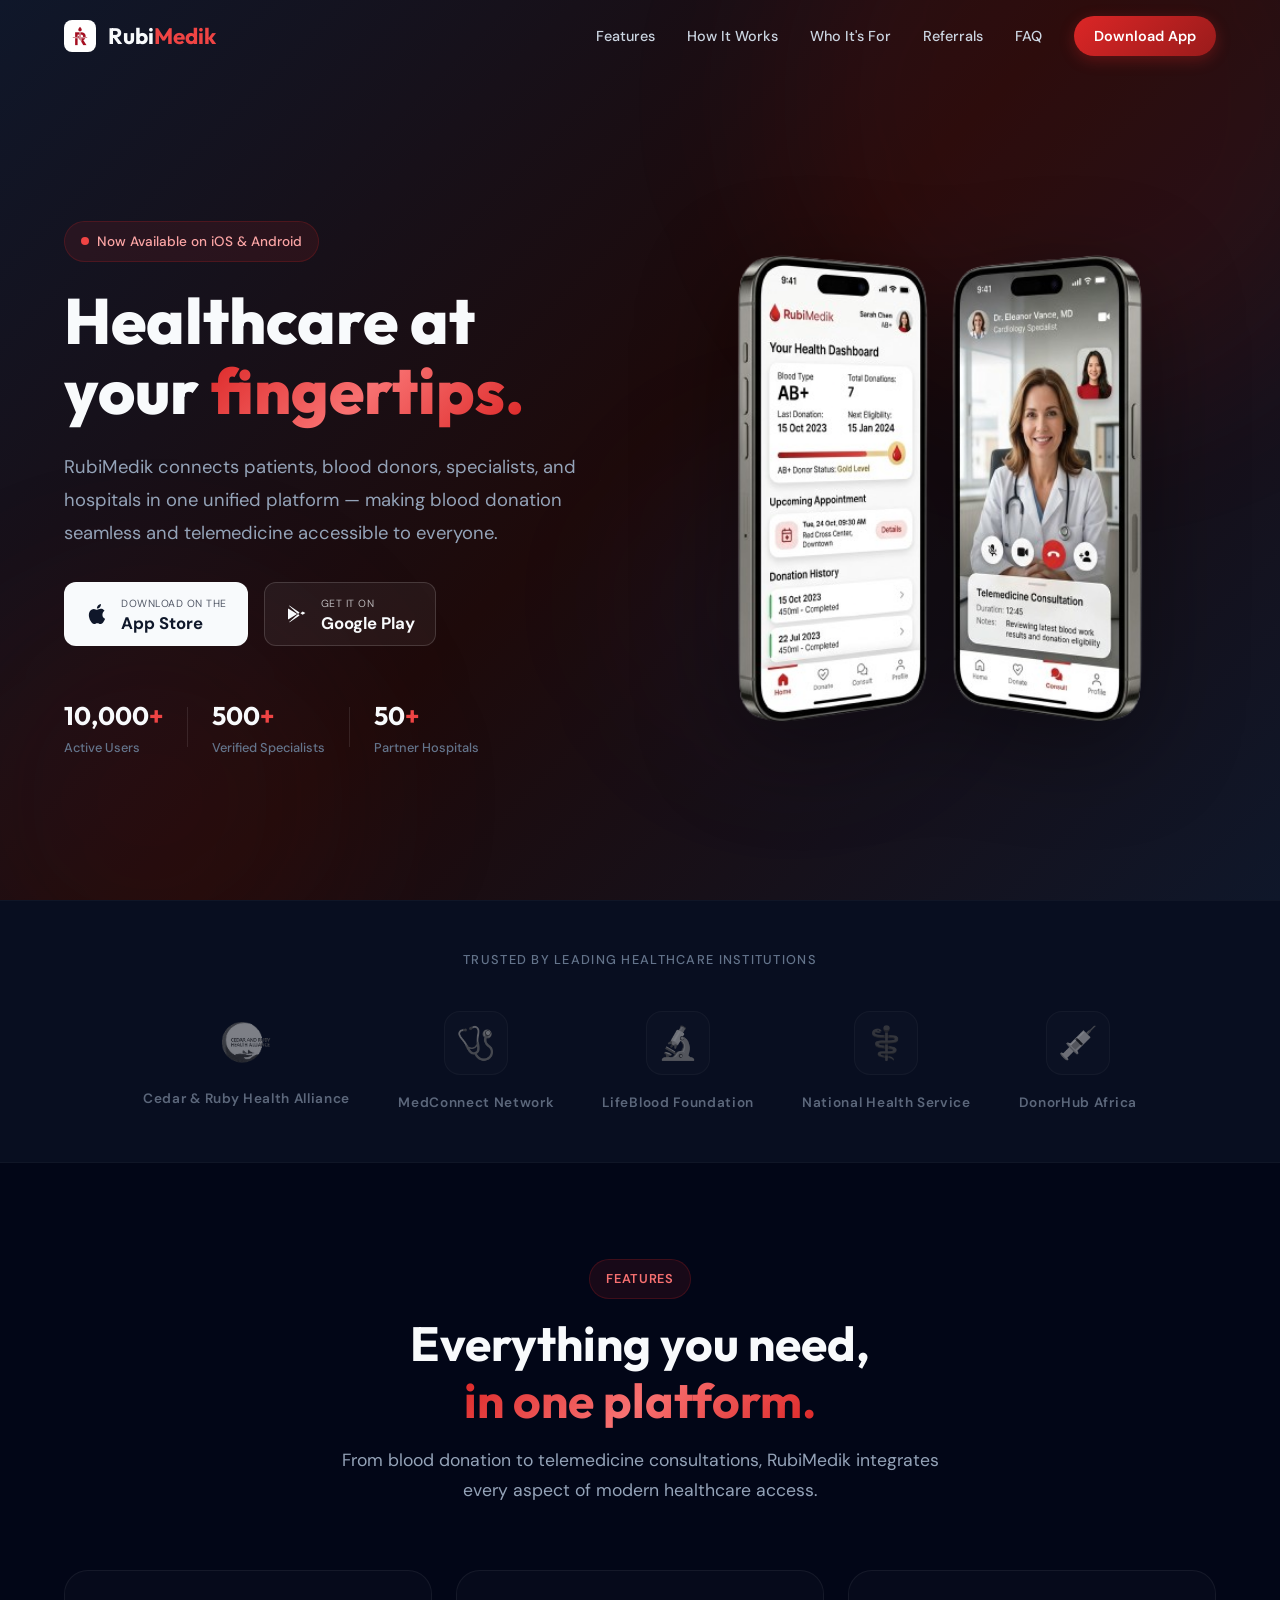
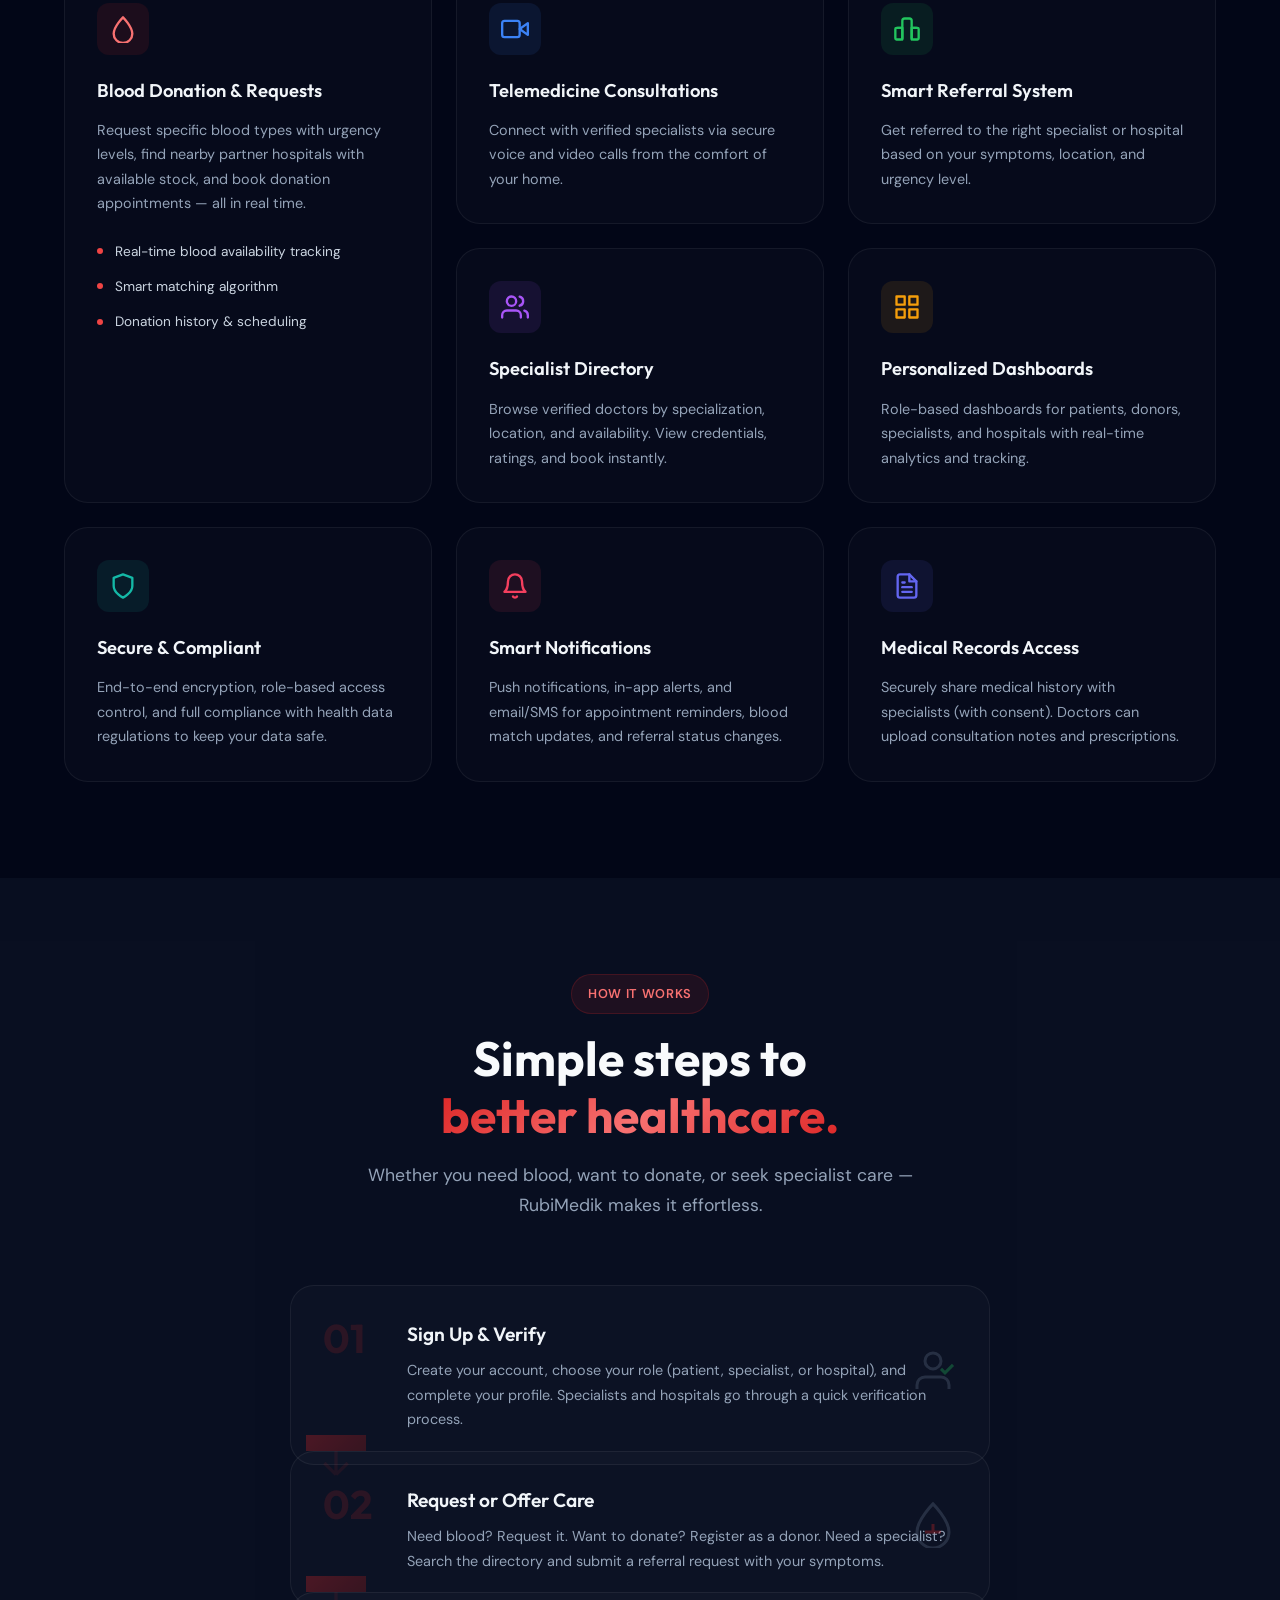
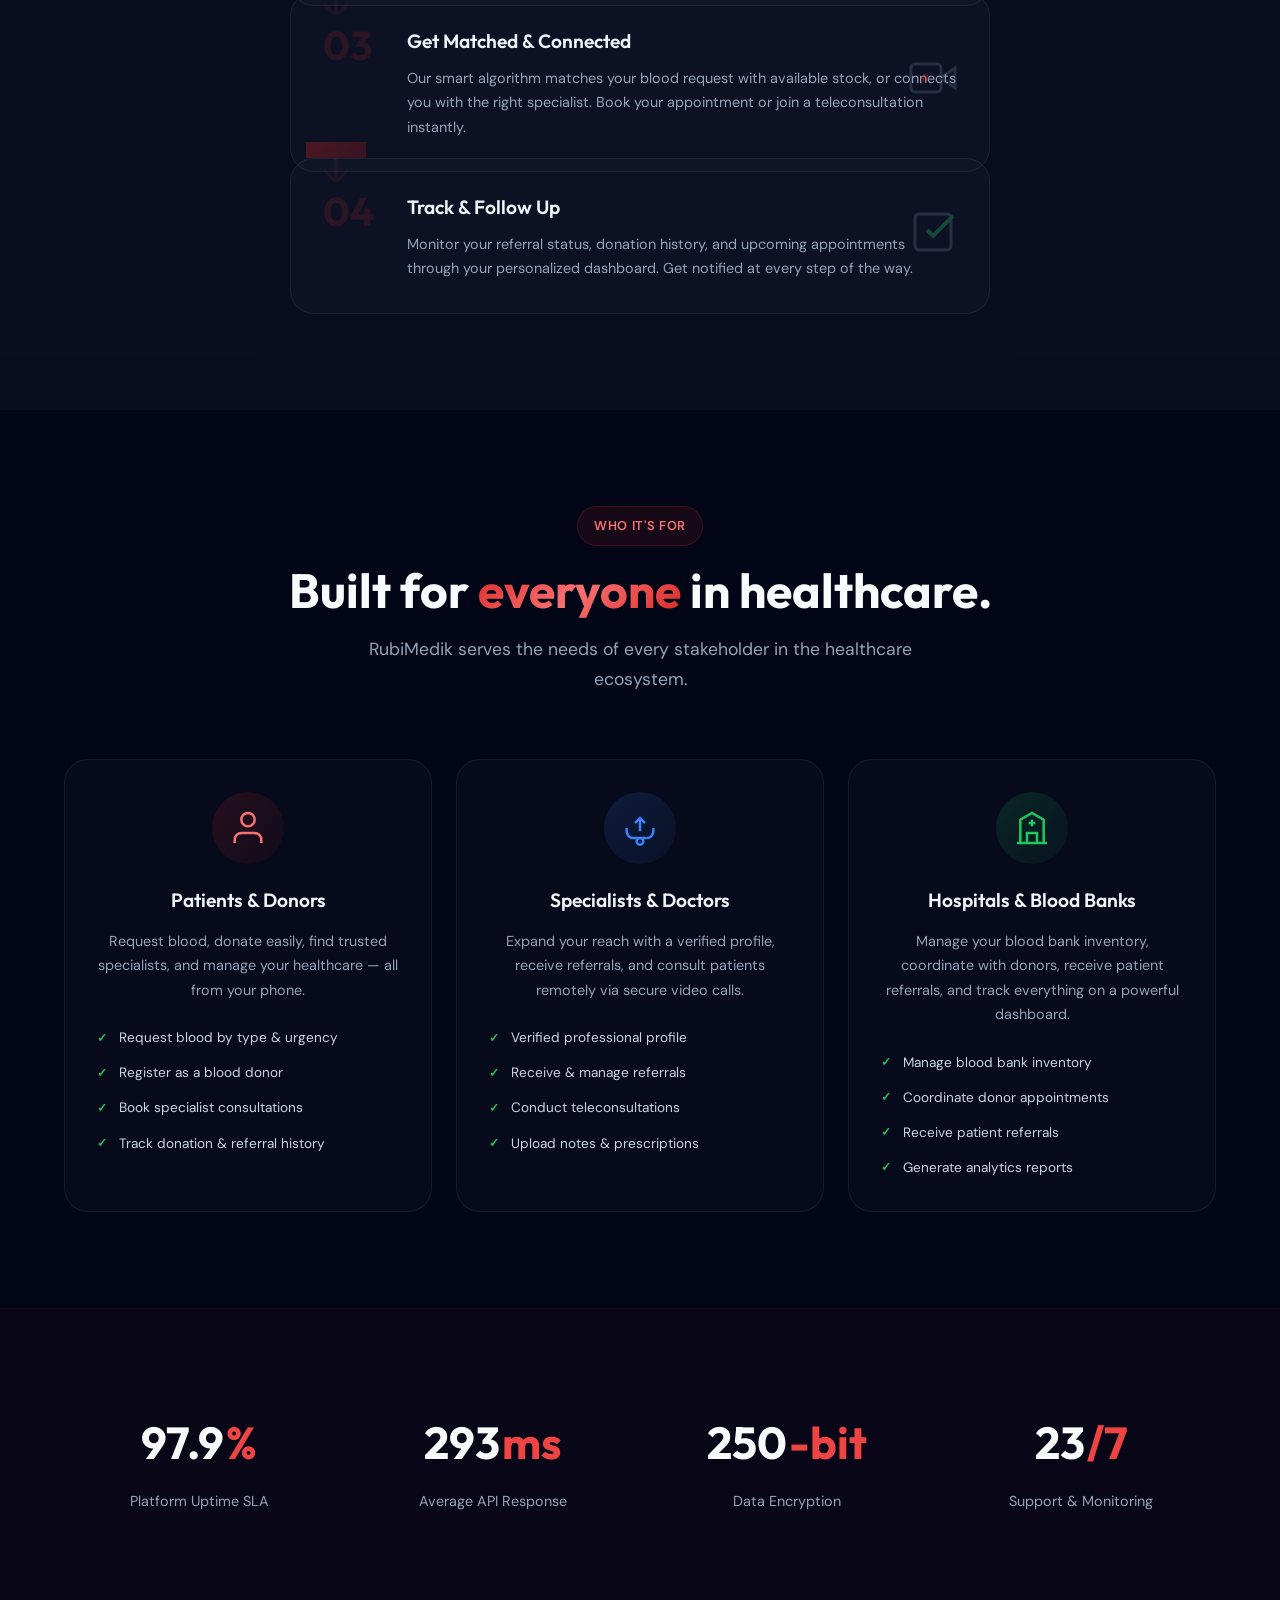
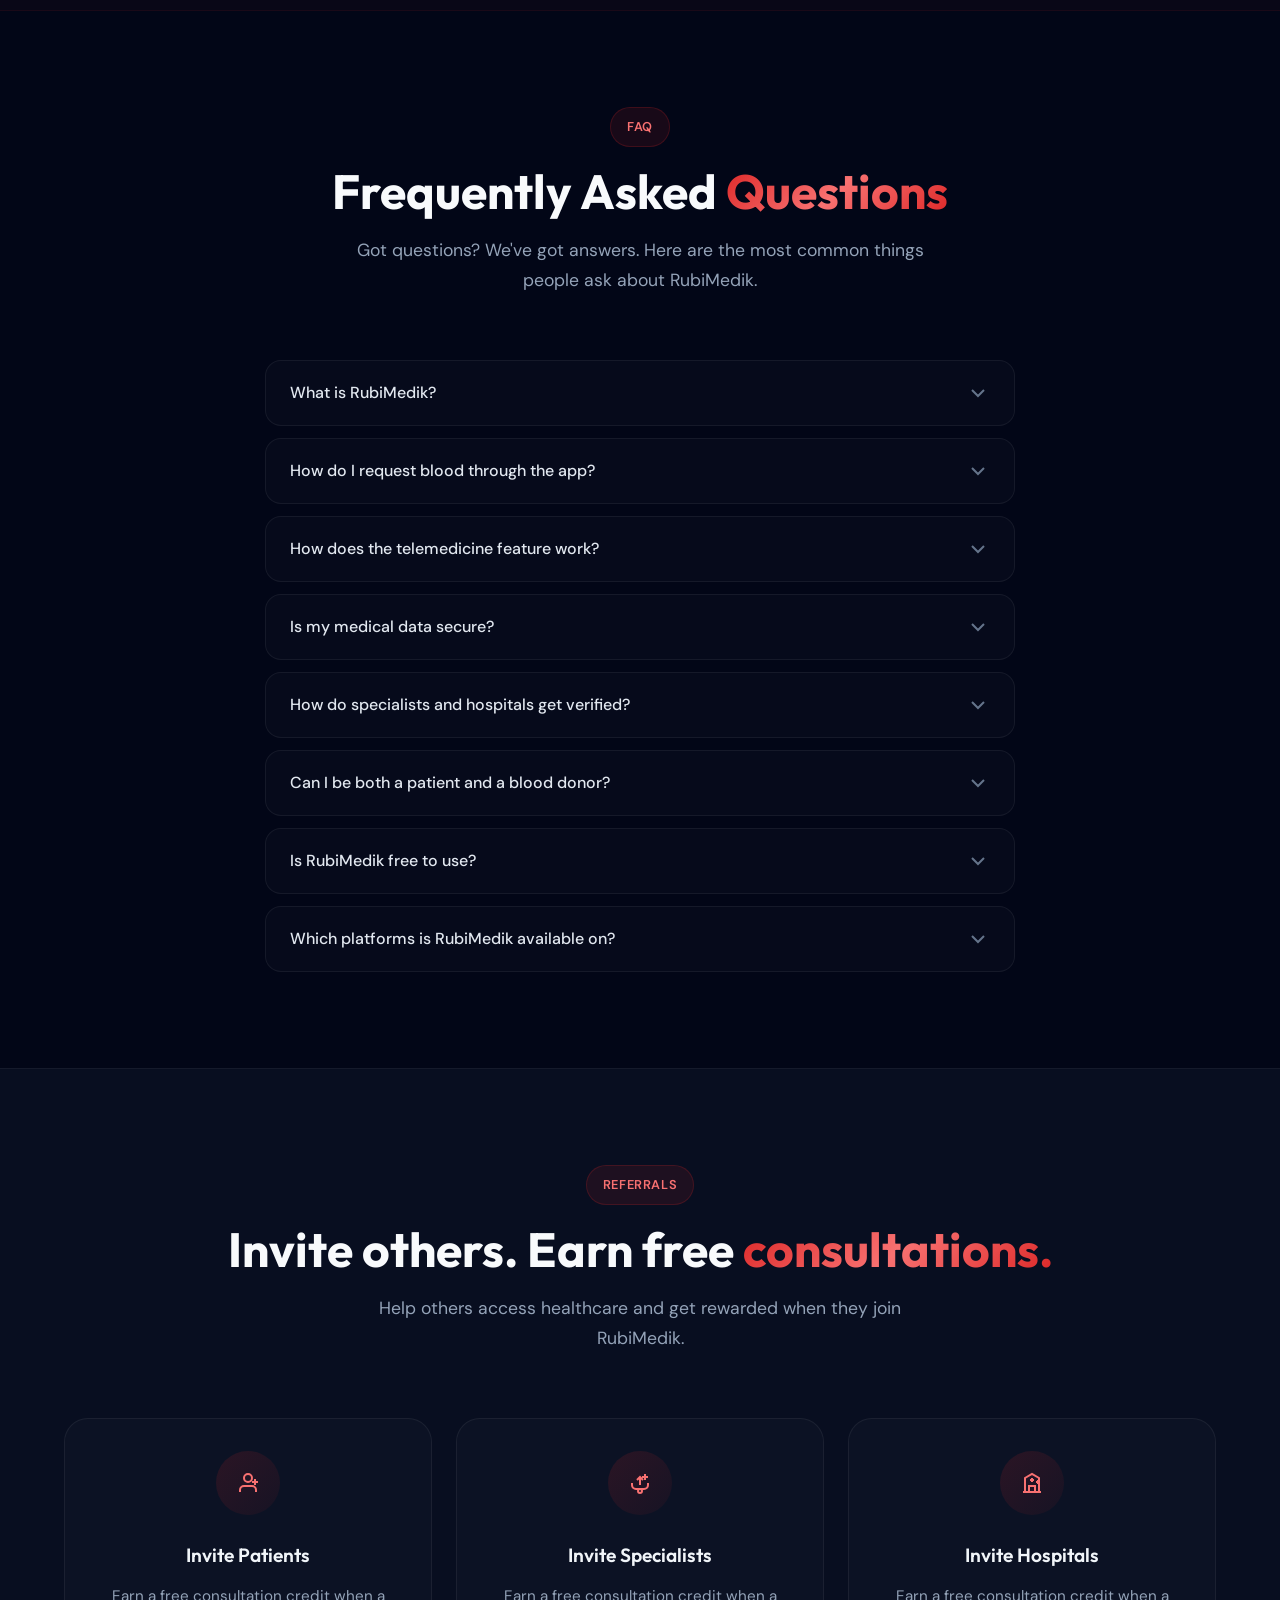
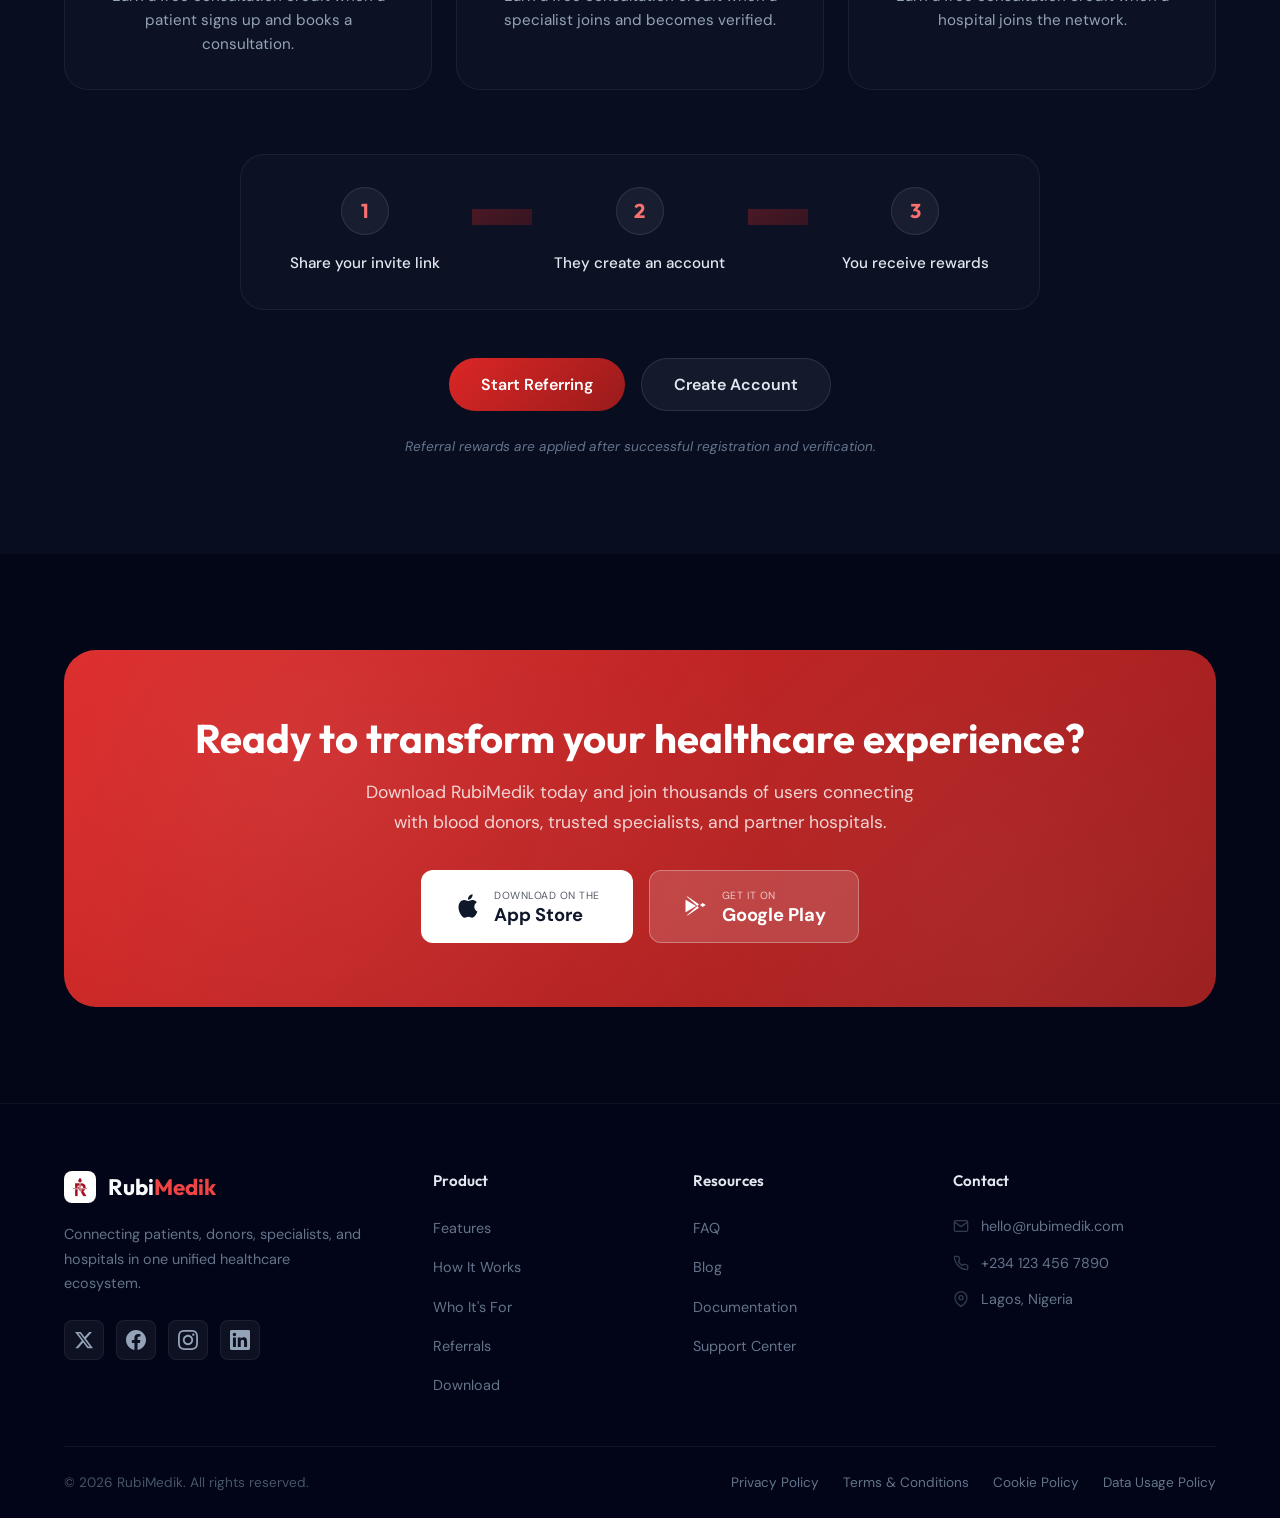
<file: index.html>
<!DOCTYPE html>
<html lang="en">
<head>
    <meta charset="UTF-8">
    <meta name="viewport" content="width=device-width, initial-scale=1.0">
    <title>RubiMedik — Blood Donation & Telemedicine Platform</title>
    <link rel="icon" href="assets/favicon.jpg" type="image/jpeg">
    <meta name="description" content="RubiMedik connects patients, donors, specialists, and hospitals in one seamless ecosystem for blood donation and telemedicine referrals.">
    <meta name="keywords" content="blood donation, telemedicine, healthcare, medical referrals, RubiMedik, blood bank, specialist consultation">
    <meta name="author" content="RubiMedik">
    <meta property="og:title" content="RubiMedik — Blood Donation & Telemedicine Platform">
    <meta property="og:description" content="Connecting patients, donors, specialists, and hospitals in one unified healthcare ecosystem.">
    <meta property="og:type" content="website">
    <meta property="og:image" content="assets/app-mockup.png">
    <link rel="preconnect" href="https://fonts.googleapis.com">
    <link rel="preconnect" href="https://fonts.gstatic.com" crossorigin>
    <link href="https://fonts.googleapis.com/css2?family=Outfit:wght@300;400;500;600;700;800;900&family=DM+Sans:ital,opsz,wght@0,9..40,300;0,9..40,400;0,9..40,500;0,9..40,600;0,9..40,700;1,9..40,400&display=swap" rel="stylesheet">
    <link rel="stylesheet" href="styles.css">
</head>
<body>
    <!-- Navigation -->
    <nav id="navbar" class="navbar">
        <div class="container nav-container">
            <a href="#" class="logo" aria-label="RubiMedik Home">
                <img src="assets/favicon.jpg" alt="RubiMedik Logo" class="logo-icon" style="width: 32px; height: 32px; border-radius: 8px; object-fit: contain;">
                <span class="logo-text">Rubi<span class="logo-accent">Medik</span></span>
            </a>
            <div class="nav-links" id="navLinks">
                <a href="#features" class="nav-link">Features</a>
                <a href="#how-it-works" class="nav-link">How It Works</a>
                <a href="#for-who" class="nav-link">Who It's For</a>
                <a href="#referrals" class="nav-link">Referrals</a>
                <a href="#faq" class="nav-link">FAQ</a>
                <a href="#download" class="nav-btn">Download App</a>
            </div>
            <button class="mobile-menu-btn" id="mobileMenuBtn" aria-label="Toggle navigation menu">
                <span></span>
                <span></span>
                <span></span>
            </button>
        </div>
    </nav>

    <!-- Hero Section -->
    <section id="hero" class="hero">
        <div class="hero-bg-elements">
            <div class="hero-circle hero-circle-1"></div>
            <div class="hero-circle hero-circle-2"></div>
            <div class="hero-circle hero-circle-3"></div>
            <div class="hero-grid"></div>
        </div>
        <div class="container hero-container">
            <div class="hero-content">
                <div class="hero-badge">
                    <span class="pulse-dot"></span>
                    <span>Now Available on iOS & Android</span>
                </div>
                <h1 class="hero-title">
                    Healthcare at your <span class="gradient-text">fingertips.</span>
                </h1>
                <p class="hero-subtitle">
                    RubiMedik connects patients, blood donors, specialists, and hospitals in one unified platform — making blood donation seamless and telemedicine accessible to everyone.
                </p>
                <div class="hero-cta">
                    <a href="#" class="download-btn download-btn-ios" id="downloadIos">
                        <svg width="24" height="24" viewBox="0 0 24 24" fill="currentColor">
                            <path d="M18.71 19.5C17.88 20.74 17 21.95 15.66 21.97C14.32 22 13.89 21.18 12.37 21.18C10.84 21.18 10.37 21.95 9.09997 22C7.78997 22.05 6.79997 20.68 5.95997 19.47C4.24997 17 2.93997 12.45 4.69997 9.39C5.56997 7.87 7.12997 6.91 8.81997 6.88C10.1 6.86 11.32 7.75 12.11 7.75C12.89 7.75 14.37 6.68 15.92 6.84C16.57 6.87 18.39 7.1 19.56 8.82C19.47 8.88 17.39 10.1 17.41 12.63C17.44 15.65 20.06 16.66 20.09 16.67C20.06 16.74 19.67 18.11 18.71 19.5ZM13 3.5C13.73 2.67 14.94 2.04 15.94 2C16.07 3.17 15.6 4.35 14.9 5.19C14.21 6.04 13.07 6.7 11.95 6.61C11.8 5.46 12.36 4.26 13 3.5Z"/>
                        </svg>
                        <div class="btn-text">
                            <span class="btn-label">Download on the</span>
                            <span class="btn-store">App Store</span>
                        </div>
                    </a>
                    <a href="#" class="download-btn download-btn-android" id="downloadAndroid">
                        <svg width="24" height="24" viewBox="0 0 24 24" fill="currentColor">
                            <path d="M3.18 6.6C3.06 6.96 3 7.35 3 7.77V16.23C3 16.65 3.06 17.04 3.18 17.4L12.07 12L3.18 6.6ZM14.54 10.54L5.44 4.18C4.97 3.88 4.42 3.75 3.91 3.85L13.09 12L14.54 10.54ZM20.37 11.04L17.69 9.5L15.42 11.13L17.68 12.76L20.37 11.04ZM3.91 20.15C4.42 20.25 4.97 20.12 5.44 19.82L14.54 13.46L13.09 12L3.91 20.15Z"/>
                        </svg>
                        <div class="btn-text">
                            <span class="btn-label">Get it on</span>
                            <span class="btn-store">Google Play</span>
                        </div>
                    </a>
                </div>
                <div class="hero-stats">
                    <div class="stat-item">
                        <div class="stat-row"><span class="stat-number" data-count="10000">0</span><span class="stat-suffix">+</span></div>
                        <span class="stat-label">Active Users</span>
                    </div>
                    <div class="stat-divider"></div>
                    <div class="stat-item">
                        <div class="stat-row"><span class="stat-number" data-count="500">0</span><span class="stat-suffix">+</span></div>
                        <span class="stat-label">Verified Specialists</span>
                    </div>
                    <div class="stat-divider"></div>
                    <div class="stat-item">
                        <div class="stat-row"><span class="stat-number" data-count="50">0</span><span class="stat-suffix">+</span></div>
                        <span class="stat-label">Partner Hospitals</span>
                    </div>
                </div>
            </div>
            <div class="hero-visual">
                <div class="large-mockup-wrapper">
                    <img src="assets/mockup-dual.png" alt="RubiMedik Doctor Dashboard" class="large-mockup-image" loading="eager">
                </div>
            </div>
        </div>
    </section>

    <!-- Trusted By / Social Proof -->
    <section class="trusted-by">
        <div class="container">
            <p class="trusted-label">Trusted by leading healthcare institutions</p>
            <div class="trusted-logos">
                <div class="trust-item">
                    <img src="assets/cedar-ruby-logo.png" alt="Cedar & Ruby Health Alliance" class="trust-logo">
                    <span class="trust-name">Cedar & Ruby Health Alliance</span>
                </div>
                <div class="trust-item">
                    <div class="trust-logo placeholder-logo">🩺</div>
                    <span class="trust-name">MedConnect Network</span>
                </div>
                <div class="trust-item">
                    <div class="trust-logo placeholder-logo">🔬</div>
                    <span class="trust-name">LifeBlood Foundation</span>
                </div>
                <div class="trust-item">
                    <div class="trust-logo placeholder-logo">⚕️</div>
                    <span class="trust-name">National Health Service</span>
                </div>
                <div class="trust-item">
                    <div class="trust-logo placeholder-logo">💉</div>
                    <span class="trust-name">DonorHub Africa</span>
                </div>
            </div>
        </div>
    </section>

    <!-- Features Section -->
    <section id="features" class="features">
        <div class="container">
            <div class="section-header">
                <span class="section-tag">Features</span>
                <h2 class="section-title">Everything you need, <br><span class="gradient-text">in one platform.</span></h2>
                <p class="section-subtitle">From blood donation to telemedicine consultations, RubiMedik integrates every aspect of modern healthcare access.</p>
            </div>

            <div class="features-grid">
                <div class="feature-card feature-card-large" id="featureBlood">
                    <div class="feature-icon-wrap feature-icon-red">
                        <svg width="28" height="28" viewBox="0 0 24 24" fill="none" stroke="currentColor" stroke-width="2" stroke-linecap="round" stroke-linejoin="round">
                            <path d="M12 2C12 2 4 10 4 16C4 20.4183 7.58172 24 12 24C16.4183 24 20 20.4183 20 16C20 10 12 2 12 2Z"/>
                        </svg>
                    </div>
                    <h3 class="feature-title">Blood Donation & Requests</h3>
                    <p class="feature-desc">Request specific blood types with urgency levels, find nearby partner hospitals with available stock, and book donation appointments — all in real time.</p>
                    <ul class="feature-list">
                        <li>Real-time blood availability tracking</li>
                        <li>Smart matching algorithm</li>
                        <li>Donation history & scheduling</li>
                    </ul>
                </div>
                <div class="feature-card" id="featureTelemed">
                    <div class="feature-icon-wrap feature-icon-blue">
                        <svg width="28" height="28" viewBox="0 0 24 24" fill="none" stroke="currentColor" stroke-width="2" stroke-linecap="round" stroke-linejoin="round">
                            <polygon points="23 7 16 12 23 17 23 7"/>
                            <rect x="1" y="5" width="15" height="14" rx="2" ry="2"/>
                        </svg>
                    </div>
                    <h3 class="feature-title">Telemedicine Consultations</h3>
                    <p class="feature-desc">Connect with verified specialists via secure voice and video calls from the comfort of your home.</p>
                </div>
                <div class="feature-card" id="featureReferral">
                    <div class="feature-icon-wrap feature-icon-green">
                        <svg width="28" height="28" viewBox="0 0 24 24" fill="none" stroke="currentColor" stroke-width="2" stroke-linecap="round" stroke-linejoin="round">
                            <path d="M16 21V5C16 3.89543 15.1046 3 14 3H10C8.89543 3 8 3.89543 8 5V21"/>
                            <path d="M4 11H8"/>
                            <path d="M16 11H20"/>
                            <rect x="2" y="11" width="6" height="10" rx="1"/>
                            <rect x="16" y="11" width="6" height="10" rx="1"/>
                        </svg>
                    </div>
                    <h3 class="feature-title">Smart Referral System</h3>
                    <p class="feature-desc">Get referred to the right specialist or hospital based on your symptoms, location, and urgency level.</p>
                </div>
                <div class="feature-card" id="featureDirectory">
                    <div class="feature-icon-wrap feature-icon-purple">
                        <svg width="28" height="28" viewBox="0 0 24 24" fill="none" stroke="currentColor" stroke-width="2" stroke-linecap="round" stroke-linejoin="round">
                            <path d="M17 21V19C17 16.7909 15.2091 15 13 15H5C2.79086 15 1 16.7909 1 19V21"/>
                            <circle cx="9" cy="7" r="4"/>
                            <path d="M23 21V19C22.9986 17.1771 21.765 15.5857 20 15.13"/>
                            <path d="M16 3.13C17.7699 3.58317 19.0078 5.17799 19.0078 7.005C19.0078 8.83201 17.7699 10.4268 16 10.88"/>
                        </svg>
                    </div>
                    <h3 class="feature-title">Specialist Directory</h3>
                    <p class="feature-desc">Browse verified doctors by specialization, location, and availability. View credentials, ratings, and book instantly.</p>
                </div>
                <div class="feature-card" id="featureDashboard">
                    <div class="feature-icon-wrap feature-icon-amber">
                        <svg width="28" height="28" viewBox="0 0 24 24" fill="none" stroke="currentColor" stroke-width="2" stroke-linecap="round" stroke-linejoin="round">
                            <rect x="3" y="3" width="7" height="7"/>
                            <rect x="14" y="3" width="7" height="7"/>
                            <rect x="14" y="14" width="7" height="7"/>
                            <rect x="3" y="14" width="7" height="7"/>
                        </svg>
                    </div>
                    <h3 class="feature-title">Personalized Dashboards</h3>
                    <p class="feature-desc">Role-based dashboards for patients, donors, specialists, and hospitals with real-time analytics and tracking.</p>
                </div>
                <div class="feature-card" id="featureSecurity">
                    <div class="feature-icon-wrap feature-icon-teal">
                        <svg width="28" height="28" viewBox="0 0 24 24" fill="none" stroke="currentColor" stroke-width="2" stroke-linecap="round" stroke-linejoin="round">
                            <path d="M12 22S20 18 20 12V5L12 2L4 5V12C4 18 12 22 12 22Z"/>
                        </svg>
                    </div>
                    <h3 class="feature-title">Secure & Compliant</h3>
                    <p class="feature-desc">End-to-end encryption, role-based access control, and full compliance with health data regulations to keep your data safe.</p>
                </div>
                <div class="feature-card" id="featureNotifications">
                    <div class="feature-icon-wrap feature-icon-rose">
                        <svg width="28" height="28" viewBox="0 0 24 24" fill="none" stroke="currentColor" stroke-width="2" stroke-linecap="round" stroke-linejoin="round">
                            <path d="M18 8C18 6.4087 17.3679 4.88258 16.2426 3.75736C15.1174 2.63214 13.5913 2 12 2C10.4087 2 8.88258 2.63214 7.75736 3.75736C6.63214 4.88258 6 6.4087 6 8C6 15 3 17 3 17H21C21 17 18 15 18 8Z"/>
                            <path d="M13.73 21C13.5542 21.3031 13.3019 21.5547 12.9982 21.7295C12.6946 21.9044 12.3504 21.9965 12 21.9965C11.6496 21.9965 11.3054 21.9044 11.0018 21.7295C10.6982 21.5547 10.4458 21.3031 10.27 21"/>
                        </svg>
                    </div>
                    <h3 class="feature-title">Smart Notifications</h3>
                    <p class="feature-desc">Push notifications, in-app alerts, and email/SMS for appointment reminders, blood match updates, and referral status changes.</p>
                </div>
                <div class="feature-card" id="featureRecords">
                    <div class="feature-icon-wrap feature-icon-indigo">
                        <svg width="28" height="28" viewBox="0 0 24 24" fill="none" stroke="currentColor" stroke-width="2" stroke-linecap="round" stroke-linejoin="round">
                            <path d="M14 2H6C4.89543 2 4 2.89543 4 4V20C4 21.1046 4.89543 22 6 22H18C19.1046 22 20 21.1046 20 20V8L14 2Z"/>
                            <polyline points="14,2 14,8 20,8"/>
                            <line x1="16" y1="13" x2="8" y2="13"/>
                            <line x1="16" y1="17" x2="8" y2="17"/>
                            <polyline points="10,9 9,9 8,9"/>
                        </svg>
                    </div>
                    <h3 class="feature-title">Medical Records Access</h3>
                    <p class="feature-desc">Securely share medical history with specialists (with consent). Doctors can upload consultation notes and prescriptions.</p>
                </div>
            </div>
        </div>
    </section>

    <!-- How It Works -->
    <section id="how-it-works" class="how-it-works">
        <div class="container">
            <div class="section-header">
                <span class="section-tag">How It Works</span>
                <h2 class="section-title">Simple steps to <br><span class="gradient-text">better healthcare.</span></h2>
                <p class="section-subtitle">Whether you need blood, want to donate, or seek specialist care — RubiMedik makes it effortless.</p>
            </div>
            <div class="steps-container">
                <div class="step-card" id="step1">
                    <div class="step-number">01</div>
                    <div class="step-content">
                        <h3>Sign Up & Verify</h3>
                        <p>Create your account, choose your role (patient, specialist, or hospital), and complete your profile. Specialists and hospitals go through a quick verification process.</p>
                    </div>
                    <div class="step-icon">
                        <svg width="48" height="48" viewBox="0 0 24 24" fill="none" stroke="currentColor" stroke-width="1.5">
                            <path d="M20 21V19C20 16.7909 18.2091 15 16 15H8C5.79086 15 4 16.7909 4 19V21"/>
                            <circle cx="12" cy="7" r="4"/>
                            <path d="M16 11L18 13L22 9" stroke="#22c55e"/>
                        </svg>
                    </div>
                </div>
                <div class="step-connector">
                    <svg width="40" height="40" viewBox="0 0 24 24" fill="none" stroke="#DC2626" stroke-width="2" opacity="0.3">
                        <path d="M12 5V19M12 19L5 12M12 19L19 12"/>
                    </svg>
                </div>
                <div class="step-card" id="step2">
                    <div class="step-number">02</div>
                    <div class="step-content">
                        <h3>Request or Offer Care</h3>
                        <p>Need blood? Request it. Want to donate? Register as a donor. Need a specialist? Search the directory and submit a referral request with your symptoms.</p>
                    </div>
                    <div class="step-icon">
                        <svg width="48" height="48" viewBox="0 0 24 24" fill="none" stroke="currentColor" stroke-width="1.5">
                            <path d="M12 2C12 2 4 10 4 16C4 20.4183 7.58172 24 12 24C16.4183 24 20 20.4183 20 16C20 10 12 2 12 2Z"/>
                            <path d="M12 12V16M12 16H8M12 16H16" stroke="#DC2626"/>
                        </svg>
                    </div>
                </div>
                <div class="step-connector">
                    <svg width="40" height="40" viewBox="0 0 24 24" fill="none" stroke="#DC2626" stroke-width="2" opacity="0.3">
                        <path d="M12 5V19M12 19L5 12M12 19L19 12"/>
                    </svg>
                </div>
                <div class="step-card" id="step3">
                    <div class="step-number">03</div>
                    <div class="step-content">
                        <h3>Get Matched & Connected</h3>
                        <p>Our smart algorithm matches your blood request with available stock, or connects you with the right specialist. Book your appointment or join a teleconsultation instantly.</p>
                    </div>
                    <div class="step-icon">
                        <svg width="48" height="48" viewBox="0 0 24 24" fill="none" stroke="currentColor" stroke-width="1.5">
                            <polygon points="23 7 16 12 23 17 23 7"/>
                            <rect x="1" y="5" width="15" height="14" rx="2" ry="2"/>
                            <circle cx="8" cy="12" r="2" fill="#DC2626" stroke="none"/>
                        </svg>
                    </div>
                </div>
                <div class="step-connector">
                    <svg width="40" height="40" viewBox="0 0 24 24" fill="none" stroke="#DC2626" stroke-width="2" opacity="0.3">
                        <path d="M12 5V19M12 19L5 12M12 19L19 12"/>
                    </svg>
                </div>
                <div class="step-card" id="step4">
                    <div class="step-number">04</div>
                    <div class="step-content">
                        <h3>Track & Follow Up</h3>
                        <p>Monitor your referral status, donation history, and upcoming appointments through your personalized dashboard. Get notified at every step of the way.</p>
                    </div>
                    <div class="step-icon">
                        <svg width="48" height="48" viewBox="0 0 24 24" fill="none" stroke="currentColor" stroke-width="1.5">
                            <rect x="3" y="3" width="18" height="18" rx="2" ry="2"/>
                            <polyline points="9,11 12,14 22,4" stroke="#22c55e" stroke-width="2"/>
                        </svg>
                    </div>
                </div>
        </div>
    </section>

    <!-- Who It's For Section -->
    <section id="for-who" class="for-who">
        <div class="container">
            <div class="section-header">
                <span class="section-tag">Who It's For</span>
                <h2 class="section-title">Built for <span class="gradient-text">everyone</span> in healthcare.</h2>
                <p class="section-subtitle">RubiMedik serves the needs of every stakeholder in the healthcare ecosystem.</p>
            </div>
            <div class="persona-grid">
                <div class="persona-card" id="personaPatient">
                    <div class="persona-avatar persona-avatar-patient">
                        <svg width="40" height="40" viewBox="0 0 24 24" fill="none" stroke="currentColor" stroke-width="1.5">
                            <path d="M20 21V19C20 16.7909 18.2091 15 16 15H8C5.79086 15 4 16.7909 4 19V21"/>
                            <circle cx="12" cy="7" r="4"/>
                        </svg>
                    </div>
                    <h3>Patients & Donors</h3>
                    <p>Request blood, donate easily, find trusted specialists, and manage your healthcare — all from your phone.</p>
                    <ul class="persona-features">
                        <li>Request blood by type & urgency</li>
                        <li>Register as a blood donor</li>
                        <li>Book specialist consultations</li>
                        <li>Track donation & referral history</li>
                    </ul>
                </div>
                <div class="persona-card" id="personaSpecialist">
                    <div class="persona-avatar persona-avatar-specialist">
                        <svg width="40" height="40" viewBox="0 0 24 24" fill="none" stroke="currentColor" stroke-width="1.5">
                            <path d="M12 14L12 6"/>
                            <path d="M9 9L12 6L15 9"/>
                            <path d="M16 18H8C5.79 18 4 16.21 4 14V12"/>
                            <path d="M20 12V14C20 16.21 18.21 18 16 18"/>
                            <circle cx="12" cy="20" r="2"/>
                        </svg>
                    </div>
                    <h3>Specialists & Doctors</h3>
                    <p>Expand your reach with a verified profile, receive referrals, and consult patients remotely via secure video calls.</p>
                    <ul class="persona-features">
                        <li>Verified professional profile</li>
                        <li>Receive & manage referrals</li>
                        <li>Conduct teleconsultations</li>
                        <li>Upload notes & prescriptions</li>
                    </ul>
                </div>
                <div class="persona-card" id="personaHospital">
                    <div class="persona-avatar persona-avatar-hospital">
                        <svg width="40" height="40" viewBox="0 0 24 24" fill="none" stroke="currentColor" stroke-width="1.5">
                            <path d="M3 21H21"/>
                            <path d="M5 21V7L12 3L19 7V21"/>
                            <path d="M9 21V15H15V21"/>
                            <path d="M10 9H14"/>
                            <path d="M12 7V11"/>
                        </svg>
                    </div>
                    <h3>Hospitals & Blood Banks</h3>
                    <p>Manage your blood bank inventory, coordinate with donors, receive patient referrals, and track everything on a powerful dashboard.</p>
                    <ul class="persona-features">
                        <li>Manage blood bank inventory</li>
                        <li>Coordinate donor appointments</li>
                        <li>Receive patient referrals</li>
                        <li>Generate analytics reports</li>
                    </ul>
                </div>
            </div>
        </div>
    </section>

    <!-- Impact / Stats Section -->
    <section class="impact-section">
        <div class="container">
            <div class="impact-grid">
                <div class="impact-card" id="impact1">
                    <div class="impact-stat-row">
                        <div class="impact-number" data-count="99.9">0</div>
                        <div class="impact-suffix">%</div>
                    </div>
                    <div class="impact-label">Platform Uptime SLA</div>
                </div>
                <div class="impact-card" id="impact2">
                    <div class="impact-stat-row">
                        <div class="impact-number" data-count="300">0</div>
                        <div class="impact-suffix">ms</div>
                    </div>
                    <div class="impact-label">Average API Response</div>
                </div>
                <div class="impact-card" id="impact3">
                    <div class="impact-stat-row">
                        <div class="impact-number" data-count="256">0</div>
                        <div class="impact-suffix">-bit</div>
                    </div>
                    <div class="impact-label">Data Encryption</div>
                </div>
                <div class="impact-card" id="impact4">
                    <div class="impact-stat-row">
                        <div class="impact-number" data-count="24">0</div>
                        <div class="impact-suffix">/7</div>
                    </div>
                    <div class="impact-label">Support & Monitoring</div>
                </div>
            </div>
        </div>
    </section>

    <!-- FAQ Section -->
    <section id="faq" class="faq-section">
        <div class="container">
            <div class="section-header">
                <span class="section-tag">FAQ</span>
                <h2 class="section-title">Frequently Asked <span class="gradient-text">Questions</span></h2>
                <p class="section-subtitle">Got questions? We've got answers. Here are the most common things people ask about RubiMedik.</p>
            </div>
            <div class="faq-container">
                <div class="faq-item" id="faq1">
                    <button class="faq-question" aria-expanded="false">
                        <span>What is RubiMedik?</span>
                        <svg class="faq-chevron" width="24" height="24" viewBox="0 0 24 24" fill="none" stroke="currentColor" stroke-width="2"><polyline points="6 9 12 15 18 9"/></svg>
                    </button>
                    <div class="faq-answer">
                        <p>RubiMedik is an integrated healthcare platform that connects patients, blood donors, medical specialists, and hospitals. It enables seamless blood donation coordination, telemedicine consultations, and medical referrals — all in one app.</p>
                    </div>
                </div>
                <div class="faq-item" id="faq2">
                    <button class="faq-question" aria-expanded="false">
                        <span>How do I request blood through the app?</span>
                        <svg class="faq-chevron" width="24" height="24" viewBox="0 0 24 24" fill="none" stroke="currentColor" stroke-width="2"><polyline points="6 9 12 15 18 9"/></svg>
                    </button>
                    <div class="faq-answer">
                        <p>Simply sign up as a patient, go to the Blood Donation module, select "Request Blood", specify the blood type and urgency level, and choose a nearby partner hospital. Our algorithm will match your request with available blood stock and notify you when a match is found.</p>
                    </div>
                </div>
                <div class="faq-item" id="faq3">
                    <button class="faq-question" aria-expanded="false">
                        <span>How does the telemedicine feature work?</span>
                        <svg class="faq-chevron" width="24" height="24" viewBox="0 0 24 24" fill="none" stroke="currentColor" stroke-width="2"><polyline points="6 9 12 15 18 9"/></svg>
                    </button>
                    <div class="faq-answer">
                        <p>You can search for verified specialists by specialization and location, submit a referral request with your symptoms, and schedule an appointment. Once confirmed, you can join a secure voice or video consultation directly from the app. Your medical history (with your consent) is shared with the specialist for better diagnosis.</p>
                    </div>
                </div>
                <div class="faq-item" id="faq4">
                    <button class="faq-question" aria-expanded="false">
                        <span>Is my medical data secure?</span>
                        <svg class="faq-chevron" width="24" height="24" viewBox="0 0 24 24" fill="none" stroke="currentColor" stroke-width="2"><polyline points="6 9 12 15 18 9"/></svg>
                    </button>
                    <div class="faq-answer">
                        <p>Absolutely. RubiMedik uses industry-standard security including OAuth2 authentication, 256-bit encryption for data at rest and in transit, role-based access control, and strict privacy policies. Your medical data is only shared with healthcare providers with your explicit consent.</p>
                    </div>
                </div>
                <div class="faq-item" id="faq5">
                    <button class="faq-question" aria-expanded="false">
                        <span>How do specialists and hospitals get verified?</span>
                        <svg class="faq-chevron" width="24" height="24" viewBox="0 0 24 24" fill="none" stroke="currentColor" stroke-width="2"><polyline points="6 9 12 15 18 9"/></svg>
                    </button>
                    <div class="faq-answer">
                        <p>Specialists must upload their professional credentials (medical license, certifications), and hospitals must provide institutional accreditation documents. Our admin team reviews and verifies all submissions before granting verified status, ensuring only trusted healthcare providers are on the platform.</p>
                    </div>
                </div>
                <div class="faq-item" id="faq6">
                    <button class="faq-question" aria-expanded="false">
                        <span>Can I be both a patient and a blood donor?</span>
                        <svg class="faq-chevron" width="24" height="24" viewBox="0 0 24 24" fill="none" stroke="currentColor" stroke-width="2"><polyline points="6 9 12 15 18 9"/></svg>
                    </button>
                    <div class="faq-answer">
                        <p>Yes! When you sign up as a patient, you have the option to also register as a blood donor. You can opt into blood donation, healthcare services, or both. You'll be able to track your donation history and receive notifications when your blood type is in demand.</p>
                    </div>
                </div>
                <div class="faq-item" id="faq7">
                    <button class="faq-question" aria-expanded="false">
                        <span>Is RubiMedik free to use?</span>
                        <svg class="faq-chevron" width="24" height="24" viewBox="0 0 24 24" fill="none" stroke="currentColor" stroke-width="2"><polyline points="6 9 12 15 18 9"/></svg>
                    </button>
                    <div class="faq-answer">
                        <p>RubiMedik is free to download and use for patients and donors. Specialists and hospitals may have premium features available through subscription plans. Blood donation coordination is always free for all users.</p>
                    </div>
                </div>
                <div class="faq-item" id="faq8">
                    <button class="faq-question" aria-expanded="false">
                        <span>Which platforms is RubiMedik available on?</span>
                        <svg class="faq-chevron" width="24" height="24" viewBox="0 0 24 24" fill="none" stroke="currentColor" stroke-width="2"><polyline points="6 9 12 15 18 9"/></svg>
                    </button>
                    <div class="faq-answer">
                        <p>RubiMedik is available on both iOS (App Store) and Android (Google Play). We also offer a web dashboard for specialists and hospital administrators to manage their activities from a desktop browser.</p>
                    </div>
                </div>
            </div>
        </div>
    </section>

    <!-- Referral Section -->
    <section id="referrals" class="referral-section">
        <div class="container">
            <div class="section-header">
                <span class="section-tag">Referrals</span>
                <h2 class="section-title">Invite others. Earn free <span class="gradient-text">consultations.</span></h2>
                <p class="section-subtitle">Help others access healthcare and get rewarded when they join RubiMedik.</p>
            </div>

            <!-- How Referrals Work Cards -->
            <div class="referral-grid">
                <div class="referral-card">
                    <div class="referral-icon">
                        <svg width="24" height="24" viewBox="0 0 24 24" fill="none" stroke="currentColor" stroke-width="2"><path d="M20 21V19C20 16.7909 18.2091 15 16 15H8C5.79086 15 4 16.7909 4 19V21"/><circle cx="12" cy="7" r="4"/><path d="M16 11h6"/><path d="M19 8v6"/></svg>
                    </div>
                    <h3>Invite Patients</h3>
                    <p>Earn a free consultation credit when a patient signs up and books a consultation.</p>
                </div>
                <div class="referral-card">
                    <div class="referral-icon">
                        <svg width="24" height="24" viewBox="0 0 24 24" fill="none" stroke="currentColor" stroke-width="2"><path d="M12 14L12 6"/><path d="M9 9L12 6L15 9"/><path d="M16 18H8C5.79 18 4 16.21 4 14V12"/><path d="M20 12V14C20 16.21 18.21 18 16 18"/><circle cx="12" cy="20" r="2"/><path d="M20 6h-6"/><path d="M17 3v6"/></svg>
                    </div>
                    <h3>Invite Specialists</h3>
                    <p>Earn a free consultation credit when a specialist joins and becomes verified.</p>
                </div>
                <div class="referral-card">
                    <div class="referral-icon">
                        <svg width="24" height="24" viewBox="0 0 24 24" fill="none" stroke="currentColor" stroke-width="2"><path d="M3 21H21"/><path d="M5 21V7L12 3L19 7V21"/><path d="M9 21V15H15V21"/><path d="M10 9H14"/><path d="M12 7V11"/><path d="M20 11h-4"/><path d="M18 9v4"/></svg>
                    </div>
                    <h3>Invite Hospitals</h3>
                    <p>Earn a free consultation credit when a hospital joins the network.</p>
                </div>
            </div>

            <!-- 3 Step Flow -->
            <div class="referral-steps">
                <div class="referral-step">
                    <div class="step-circle">1</div>
                    <h4>Share your invite link</h4>
                </div>
                <div class="step-connector"></div>
                <div class="referral-step">
                    <div class="step-circle">2</div>
                    <h4>They create an account</h4>
                </div>
                <div class="step-connector"></div>
                <div class="referral-step">
                    <div class="step-circle">3</div>
                    <h4>You receive rewards</h4>
                </div>
            </div>

            <!-- Referrals CTA -->
            <div class="referral-actions">
                <a href="#" class="btn-ref-primary" id="ctaStartReferring">Start Referring</a>
                <a href="#" class="btn-ref-secondary" id="ctaReferralCreateAccount">Create Account</a>
            </div>
            
            <p class="referral-trust-text">Referral rewards are applied after successful registration and verification.</p>
        </div>
    </section>

    <!-- CTA / Download Section -->
    <section id="download" class="cta-section">
        <div class="container">
            <div class="cta-card">
                <div class="cta-bg-pattern"></div>
                <div class="cta-content">
                    <h2>Ready to transform your healthcare experience?</h2>
                    <p>Download RubiMedik today and join thousands of users connecting with blood donors, trusted specialists, and partner hospitals.</p>
                    <div class="cta-buttons">
                        <a href="#" class="download-btn download-btn-ios download-btn-large" id="ctaIos">
                            <svg width="28" height="28" viewBox="0 0 24 24" fill="currentColor">
                                <path d="M18.71 19.5C17.88 20.74 17 21.95 15.66 21.97C14.32 22 13.89 21.18 12.37 21.18C10.84 21.18 10.37 21.95 9.09997 22C7.78997 22.05 6.79997 20.68 5.95997 19.47C4.24997 17 2.93997 12.45 4.69997 9.39C5.56997 7.87 7.12997 6.91 8.81997 6.88C10.1 6.86 11.32 7.75 12.11 7.75C12.89 7.75 14.37 6.68 15.92 6.84C16.57 6.87 18.39 7.1 19.56 8.82C19.47 8.88 17.39 10.1 17.41 12.63C17.44 15.65 20.06 16.66 20.09 16.67C20.06 16.74 19.67 18.11 18.71 19.5ZM13 3.5C13.73 2.67 14.94 2.04 15.94 2C16.07 3.17 15.6 4.35 14.9 5.19C14.21 6.04 13.07 6.7 11.95 6.61C11.8 5.46 12.36 4.26 13 3.5Z"/>
                            </svg>
                            <div class="btn-text">
                                <span class="btn-label">Download on the</span>
                                <span class="btn-store">App Store</span>
                            </div>
                        </a>
                        <a href="#" class="download-btn download-btn-android download-btn-large" id="ctaAndroid">
                            <svg width="28" height="28" viewBox="0 0 24 24" fill="currentColor">
                                <path d="M3.18 6.6C3.06 6.96 3 7.35 3 7.77V16.23C3 16.65 3.06 17.04 3.18 17.4L12.07 12L3.18 6.6ZM14.54 10.54L5.44 4.18C4.97 3.88 4.42 3.75 3.91 3.85L13.09 12L14.54 10.54ZM20.37 11.04L17.69 9.5L15.42 11.13L17.68 12.76L20.37 11.04ZM3.91 20.15C4.42 20.25 4.97 20.12 5.44 19.82L14.54 13.46L13.09 12L3.91 20.15Z"/>
                            </svg>
                            <div class="btn-text">
                                <span class="btn-label">Get it on</span>
                                <span class="btn-store">Google Play</span>
                            </div>
                        </a>
                    </div>
                </div>
            </div>
        </div>
    </section>

    <!-- Footer -->
    <footer id="footer" class="footer">
        <div class="container">
            <div class="footer-grid">
                <div class="footer-brand">
                    <a href="#" class="logo" aria-label="RubiMedik Home">
                        <img src="assets/favicon.jpg" alt="RubiMedik Logo" class="logo-icon" style="width: 32px; height: 32px; border-radius: 8px; object-fit: contain;">
                        <span class="logo-text">Rubi<span class="logo-accent">Medik</span></span>
                    </a>
                    <p class="footer-desc">Connecting patients, donors, specialists, and hospitals in one unified healthcare ecosystem.</p>
                    <div class="footer-socials">
                        <a href="#" class="social-link" aria-label="Twitter">
                            <svg width="20" height="20" viewBox="0 0 24 24" fill="currentColor"><path d="M18.244 2.25h3.308l-7.227 8.26 8.502 11.24H16.17l-5.214-6.817L4.99 21.75H1.68l7.73-8.835L1.254 2.25H8.08l4.713 6.231zm-1.161 17.52h1.833L7.084 4.126H5.117z"/></svg>
                        </a>
                        <a href="#" class="social-link" aria-label="Facebook">
                            <svg width="20" height="20" viewBox="0 0 24 24" fill="currentColor"><path d="M24 12.073c0-6.627-5.373-12-12-12s-12 5.373-12 12c0 5.99 4.388 10.954 10.125 11.854v-8.385H7.078v-3.47h3.047V9.43c0-3.007 1.792-4.669 4.533-4.669 1.312 0 2.686.235 2.686.235v2.953H15.83c-1.491 0-1.956.925-1.956 1.874v2.25h3.328l-.532 3.47h-2.796v8.385C19.612 23.027 24 18.062 24 12.073z"/></svg>
                        </a>
                        <a href="#" class="social-link" aria-label="Instagram">
                            <svg width="20" height="20" viewBox="0 0 24 24" fill="currentColor"><path d="M12 2.163c3.204 0 3.584.012 4.85.07 3.252.148 4.771 1.691 4.919 4.919.058 1.265.069 1.645.069 4.849 0 3.205-.012 3.584-.069 4.849-.149 3.225-1.664 4.771-4.919 4.919-1.266.058-1.644.07-4.85.07-3.204 0-3.584-.012-4.849-.07-3.26-.149-4.771-1.699-4.919-4.92-.058-1.265-.07-1.644-.07-4.849 0-3.204.013-3.583.07-4.849.149-3.227 1.664-4.771 4.919-4.919 1.266-.057 1.645-.069 4.849-.069zm0-2.163c-3.259 0-3.667.014-4.947.072-4.358.2-6.78 2.618-6.98 6.98-.059 1.281-.073 1.689-.073 4.948 0 3.259.014 3.668.072 4.948.2 4.358 2.618 6.78 6.98 6.98 1.281.058 1.689.072 4.948.072 3.259 0 3.668-.014 4.948-.072 4.354-.2 6.782-2.618 6.979-6.98.059-1.28.073-1.689.073-4.948 0-3.259-.014-3.667-.072-4.947-.196-4.354-2.617-6.78-6.979-6.98-1.281-.059-1.69-.073-4.949-.073zm0 5.838c-3.403 0-6.162 2.759-6.162 6.162s2.759 6.163 6.162 6.163 6.162-2.759 6.162-6.163c0-3.403-2.759-6.162-6.162-6.162zm0 10.162c-2.209 0-4-1.79-4-4 0-2.209 1.791-4 4-4s4 1.791 4 4c0 2.21-1.791 4-4 4zm6.406-11.845c-.796 0-1.441.645-1.441 1.44s.645 1.44 1.441 1.44c.795 0 1.439-.645 1.439-1.44s-.644-1.44-1.439-1.44z"/></svg>
                        </a>
                        <a href="#" class="social-link" aria-label="LinkedIn">
                            <svg width="20" height="20" viewBox="0 0 24 24" fill="currentColor"><path d="M20.447 20.452h-3.554v-5.569c0-1.328-.027-3.037-1.852-3.037-1.853 0-2.136 1.445-2.136 2.939v5.667H9.351V9h3.414v1.561h.046c.477-.9 1.637-1.85 3.37-1.85 3.601 0 4.267 2.37 4.267 5.455v6.286zM5.337 7.433c-1.144 0-2.063-.926-2.063-2.065 0-1.138.92-2.063 2.063-2.063 1.14 0 2.064.925 2.064 2.063 0 1.139-.925 2.065-2.064 2.065zm1.782 13.019H3.555V9h3.564v11.452zM22.225 0H1.771C.792 0 0 .774 0 1.729v20.542C0 23.227.792 24 1.771 24h20.451C23.2 24 24 23.227 24 22.271V1.729C24 .774 23.2 0 22.222 0h.003z"/></svg>
                        </a>
                    </div>
                </div>
                <div class="footer-col">
                    <h4>Product</h4>
                    <ul>
                        <li><a href="#features">Features</a></li>
                        <li><a href="#how-it-works">How It Works</a></li>
                        <li><a href="#for-who">Who It's For</a></li>
                        <li><a href="#referrals">Referrals</a></li>
                        <li><a href="#download">Download</a></li>
                    </ul>
                </div>
                <div class="footer-col">
                    <h4>Resources</h4>
                    <ul>
                        <li><a href="#faq">FAQ</a></li>
                        <li><a href="#">Blog</a></li>
                        <li><a href="#">Documentation</a></li>
                        <li><a href="#">Support Center</a></li>
                    </ul>
                </div>
                <div class="footer-col">
                    <h4>Contact</h4>
                    <ul class="contact-list">
                        <li>
                            <svg width="16" height="16" viewBox="0 0 24 24" fill="none" stroke="currentColor" stroke-width="2"><path d="M4 4H20C21.1 4 22 4.9 22 6V18C22 19.1 21.1 20 20 20H4C2.9 20 2 19.1 2 18V6C2 4.9 2.9 4 4 4Z"/><polyline points="22,6 12,13 2,6"/></svg>
                            <a href="mailto:hello@rubimedik.com">hello@rubimedik.com</a>
                        </li>
                        <li>
                            <svg width="16" height="16" viewBox="0 0 24 24" fill="none" stroke="currentColor" stroke-width="2"><path d="M22 16.92V19.92C22.0011 20.1985 21.9441 20.4742 21.8325 20.7293C21.7209 20.9845 21.5573 21.2136 21.3521 21.4019C21.1468 21.5901 20.9046 21.7335 20.6407 21.8227C20.3769 21.9119 20.0974 21.9451 19.82 21.92C16.7428 21.5856 13.787 20.5341 11.19 18.85C8.77382 17.3147 6.72533 15.2662 5.18999 12.85C3.49997 10.2412 2.44824 7.27099 2.11999 4.18C2.09501 3.90347 2.12787 3.62476 2.2165 3.36162C2.30513 3.09849 2.44756 2.85669 2.63476 2.65163C2.82196 2.44656 3.0498 2.28271 3.30379 2.17052C3.55777 2.05833 3.83233 2.00026 4.10999 2H7.10999C7.5953 1.99522 8.06579 2.16708 8.43376 2.48353C8.80173 2.79999 9.04207 3.23945 9.10999 3.72C9.23662 4.68007 9.47144 5.62273 9.80999 6.53C9.94454 6.88792 9.97366 7.27691 9.8939 7.65088C9.81415 8.02485 9.62886 8.36811 9.35999 8.64L8.08999 9.91C9.51355 12.4135 11.5864 14.4864 14.09 15.91L15.36 14.64C15.6319 14.3711 15.9751 14.1858 16.3491 14.1061C16.7231 14.0263 17.1121 14.0555 17.47 14.19C18.3773 14.5286 19.3199 14.7634 20.28 14.89C20.7658 14.9585 21.2094 15.2032 21.5265 15.5775C21.8437 15.9518 22.0122 16.4296 22 16.92Z"/></svg>
                            <a href="tel:+2341234567890">+234 123 456 7890</a>
                        </li>
                        <li>
                            <svg width="16" height="16" viewBox="0 0 24 24" fill="none" stroke="currentColor" stroke-width="2"><path d="M21 10C21 17 12 23 12 23C12 23 3 17 3 10C3 5.02944 7.02944 1 12 1C16.9706 1 21 5.02944 21 10Z"/><circle cx="12" cy="10" r="3"/></svg>
                            <span>Lagos, Nigeria</span>
                        </li>
                    </ul>
                </div>
            </div>
            <div class="footer-bottom">
                <p>&copy; 2026 RubiMedik. All rights reserved.</p>
                <div class="footer-legal">
                    <a href="privacy.html">Privacy Policy</a>
                    <a href="terms.html">Terms & Conditions</a>
                    <a href="cookies.html">Cookie Policy</a>
                    <a href="data-usage.html">Data Usage Policy</a>
                </div>
            </div>
        </div>
    </footer>



    <script src="script.js"></script>
</body>
</html>
</file>
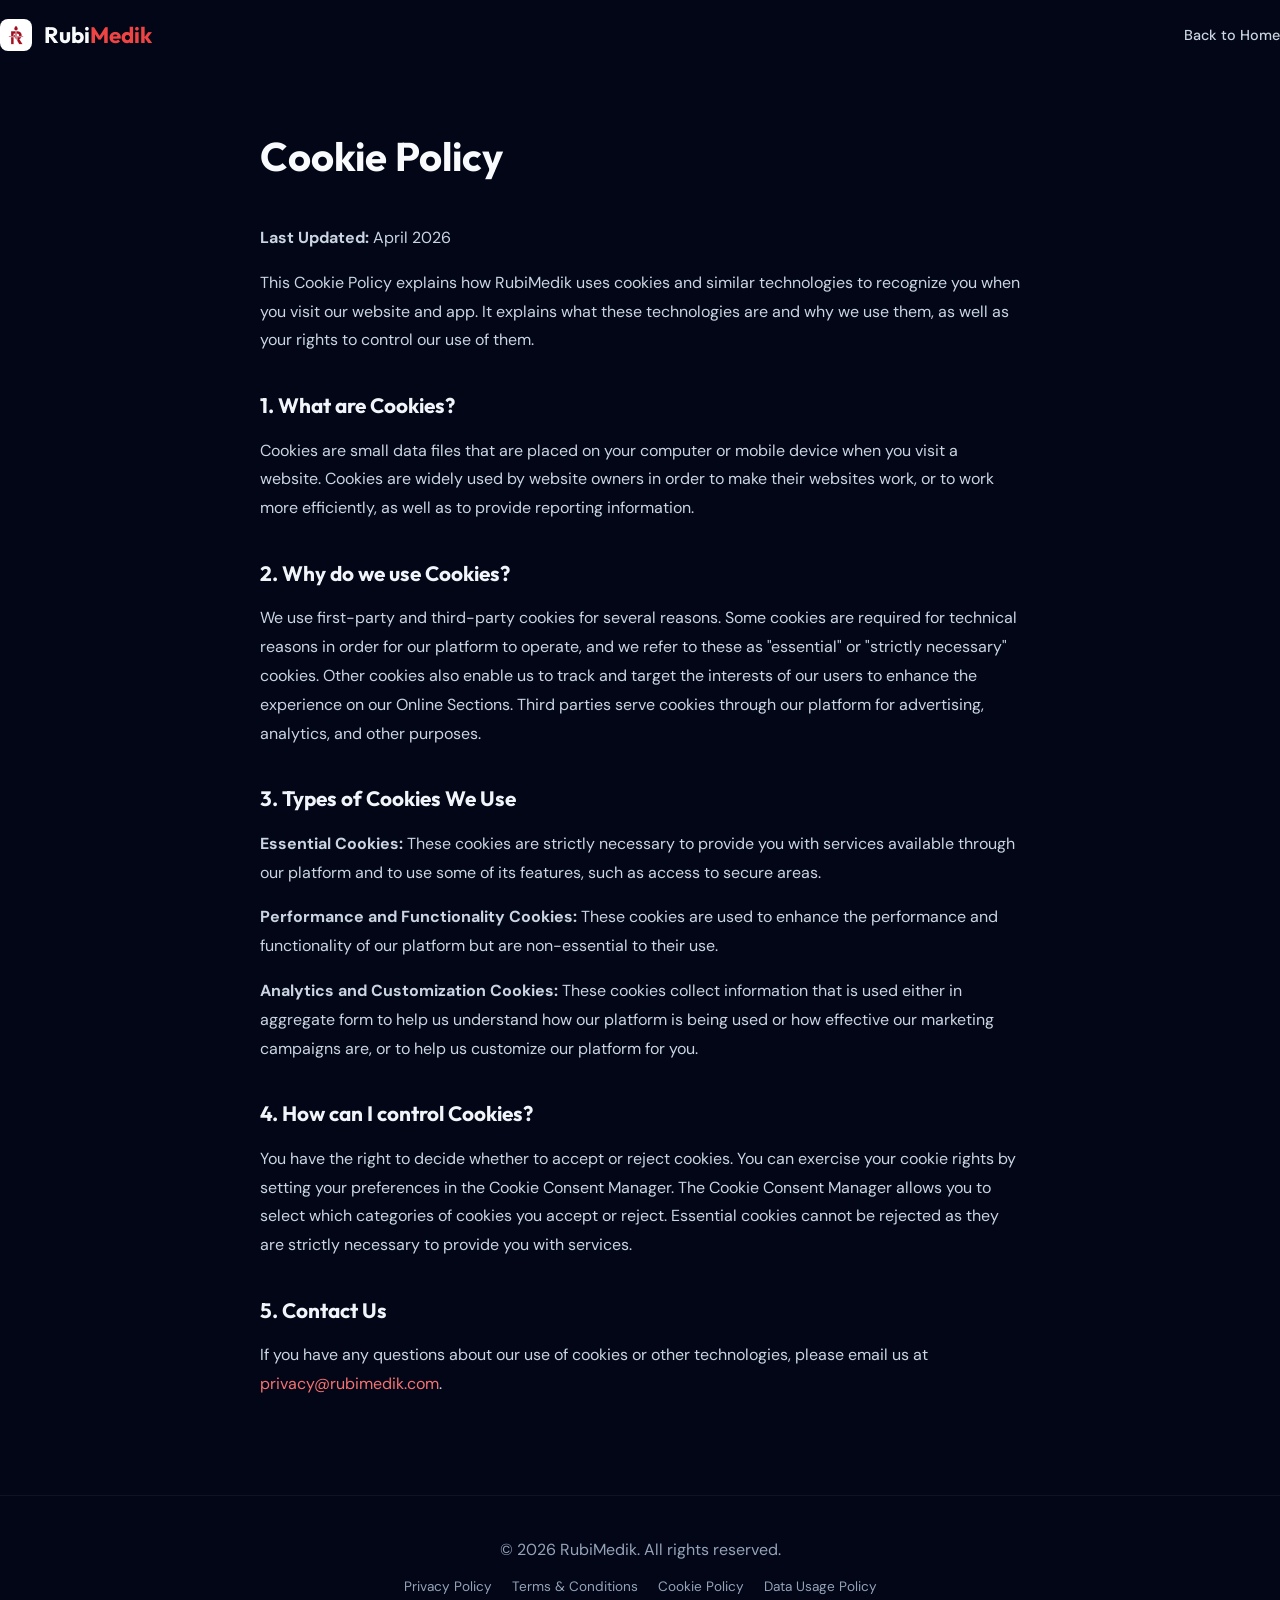
<file: cookies.html>
<!DOCTYPE html>
<html lang="en">
<head>
    <meta charset="UTF-8">
    <meta name="viewport" content="width=device-width, initial-scale=1.0">
    <title>Cookie Policy | RubiMedik</title>
    <link rel="icon" href="assets/favicon.jpg" type="image/jpeg">
    <link rel="preconnect" href="https://fonts.googleapis.com">
    <link rel="preconnect" href="https://fonts.gstatic.com" crossorigin>
    <link href="https://fonts.googleapis.com/css2?family=Outfit:wght@400;500;600;700;800&family=DM+Sans:wght@400;500;600&display=swap" rel="stylesheet">
    <link rel="stylesheet" href="styles.css">
    <style>
        .page-container {
            padding: 120px 20px 80px;
            max-width: 800px;
            margin: 0 auto;
            color: var(--slate-300);
            line-height: 1.8;
        }
        .page-title {
            color: var(--slate-50);
            font-family: var(--font-display);
            font-size: 2.5rem;
            margin-bottom: var(--space-8);
        }
        .legal-content h3 {
            color: var(--slate-100);
            font-family: var(--font-display);
            margin-top: var(--space-8);
            margin-bottom: var(--space-3);
            font-size: 1.3rem;
        }
        .legal-content p {
            margin-bottom: var(--space-4);
        }
        .legal-content a {
            color: var(--ruby-400);
            text-decoration: none;
        }
        .legal-content a:hover {
            color: var(--ruby-300);
            text-decoration: underline;
        }
    </style>
</head>
<body>
    <nav class="navbar">
        <div class="nav-container">
            <a href="index.html" class="logo" aria-label="RubiMedik Home">
                <img src="assets/favicon.jpg" alt="Logo" class="logo-icon" style="width: 32px; height: 32px; border-radius: 8px; object-fit: contain;">
                <span class="logo-text">Rubi<span class="logo-accent">Medik</span></span>
            </a>
            <div class="nav-links">
                <a href="index.html" class="nav-link">Back to Home</a>
            </div>
        </div>
    </nav>
    <main class="page-container">
        <h1 class="page-title">Cookie Policy</h1>
        <div class="legal-content">
            <p><strong>Last Updated:</strong> April 2026</p>
            <p>This Cookie Policy explains how RubiMedik uses cookies and similar technologies to recognize you when you visit our website and app. It explains what these technologies are and why we use them, as well as your rights to control our use of them.</p>
            
            <h3>1. What are Cookies?</h3>
            <p>Cookies are small data files that are placed on your computer or mobile device when you visit a website. Cookies are widely used by website owners in order to make their websites work, or to work more efficiently, as well as to provide reporting information.</p>
            
            <h3>2. Why do we use Cookies?</h3>
            <p>We use first-party and third-party cookies for several reasons. Some cookies are required for technical reasons in order for our platform to operate, and we refer to these as "essential" or "strictly necessary" cookies. Other cookies also enable us to track and target the interests of our users to enhance the experience on our Online Sections. Third parties serve cookies through our platform for advertising, analytics, and other purposes.</p>
            
            <h3>3. Types of Cookies We Use</h3>
            <p><strong>Essential Cookies:</strong> These cookies are strictly necessary to provide you with services available through our platform and to use some of its features, such as access to secure areas.</p>
            <p><strong>Performance and Functionality Cookies:</strong> These cookies are used to enhance the performance and functionality of our platform but are non-essential to their use.</p>
            <p><strong>Analytics and Customization Cookies:</strong> These cookies collect information that is used either in aggregate form to help us understand how our platform is being used or how effective our marketing campaigns are, or to help us customize our platform for you.</p>
            
            <h3>4. How can I control Cookies?</h3>
            <p>You have the right to decide whether to accept or reject cookies. You can exercise your cookie rights by setting your preferences in the Cookie Consent Manager. The Cookie Consent Manager allows you to select which categories of cookies you accept or reject. Essential cookies cannot be rejected as they are strictly necessary to provide you with services.</p>
            
            <h3>5. Contact Us</h3>
            <p>If you have any questions about our use of cookies or other technologies, please email us at <a href="mailto:privacy@rubimedik.com">privacy@rubimedik.com</a>.</p>
        </div>
    </main>
    <footer style="text-align: center; padding: 40px; border-top: 1px solid rgba(255,255,255,0.05); color: var(--slate-400);">
        <p>&copy; 2026 RubiMedik. All rights reserved.</p>
        <div style="display: flex; justify-content: center; gap: 20px; font-size: 0.85rem; margin-top: 12px;">
            <a href="privacy.html" style="color: inherit; text-decoration: none;">Privacy Policy</a>
            <a href="terms.html" style="color: inherit; text-decoration: none;">Terms & Conditions</a>
            <a href="cookies.html" style="color: inherit; text-decoration: none;">Cookie Policy</a>
            <a href="data-usage.html" style="color: inherit; text-decoration: none;">Data Usage Policy</a>
        </div>
    </footer>
</body>
</html>
</file>
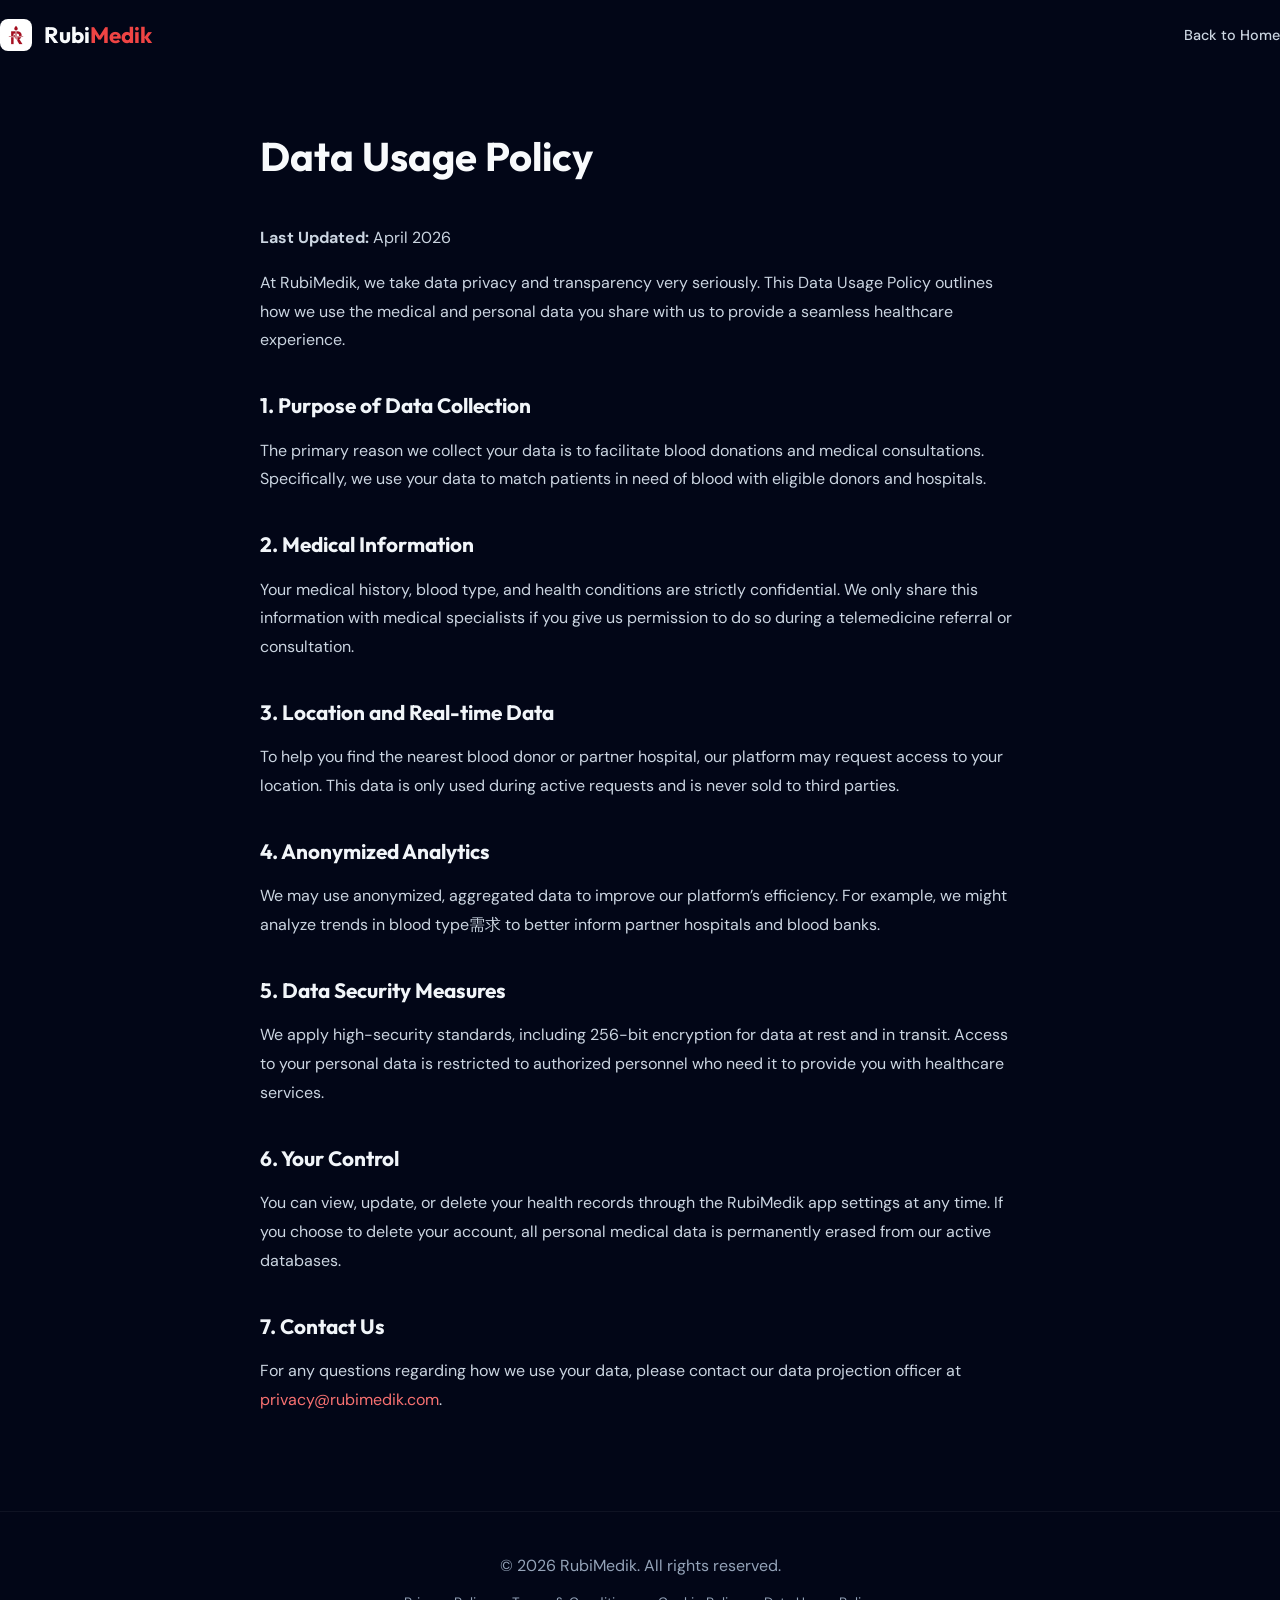
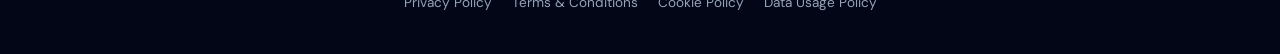
<file: data-usage.html>
<!DOCTYPE html>
<html lang="en">
<head>
    <meta charset="UTF-8">
    <meta name="viewport" content="width=device-width, initial-scale=1.0">
    <title>Data Usage Policy | RubiMedik</title>
    <link rel="icon" href="assets/favicon.jpg" type="image/jpeg">
    <link rel="preconnect" href="https://fonts.googleapis.com">
    <link rel="preconnect" href="https://fonts.gstatic.com" crossorigin>
    <link href="https://fonts.googleapis.com/css2?family=Outfit:wght@400;500;600;700;800&family=DM+Sans:wght@400;500;600&display=swap" rel="stylesheet">
    <link rel="stylesheet" href="styles.css">
    <style>
        .page-container {
            padding: 120px 20px 80px;
            max-width: 800px;
            margin: 0 auto;
            color: var(--slate-300);
            line-height: 1.8;
        }
        .page-title {
            color: var(--slate-50);
            font-family: var(--font-display);
            font-size: 2.5rem;
            margin-bottom: var(--space-8);
        }
        .legal-content h3 {
            color: var(--slate-100);
            font-family: var(--font-display);
            margin-top: var(--space-8);
            margin-bottom: var(--space-3);
            font-size: 1.3rem;
        }
        .legal-content p {
            margin-bottom: var(--space-4);
        }
        .legal-content a {
            color: var(--ruby-400);
            text-decoration: none;
        }
        .legal-content a:hover {
            color: var(--ruby-300);
            text-decoration: underline;
        }
    </style>
</head>
<body>
    <nav class="navbar">
        <div class="nav-container">
            <a href="index.html" class="logo" aria-label="RubiMedik Home">
                <img src="assets/favicon.jpg" alt="Logo" class="logo-icon" style="width: 32px; height: 32px; border-radius: 8px; object-fit: contain;">
                <span class="logo-text">Rubi<span class="logo-accent">Medik</span></span>
            </a>
            <div class="nav-links">
                <a href="index.html" class="nav-link">Back to Home</a>
            </div>
        </div>
    </nav>
    <main class="page-container">
        <h1 class="page-title">Data Usage Policy</h1>
        <div class="legal-content">
            <p><strong>Last Updated:</strong> April 2026</p>
            <p>At RubiMedik, we take data privacy and transparency very seriously. This Data Usage Policy outlines how we use the medical and personal data you share with us to provide a seamless healthcare experience.</p>
            
            <h3>1. Purpose of Data Collection</h3>
            <p>The primary reason we collect your data is to facilitate blood donations and medical consultations. Specifically, we use your data to match patients in need of blood with eligible donors and hospitals.</p>
            
            <h3>2. Medical Information</h3>
            <p>Your medical history, blood type, and health conditions are strictly confidential. We only share this information with medical specialists if you give us permission to do so during a telemedicine referral or consultation.</p>
            
            <h3>3. Location and Real-time Data</h3>
            <p>To help you find the nearest blood donor or partner hospital, our platform may request access to your location. This data is only used during active requests and is never sold to third parties.</p>
            
            <h3>4. Anonymized Analytics</h3>
            <p>We may use anonymized, aggregated data to improve our platform’s efficiency. For example, we might analyze trends in blood type需求 to better inform partner hospitals and blood banks.</p>
            
            <h3>5. Data Security Measures</h3>
            <p>We apply high-security standards, including 256-bit encryption for data at rest and in transit. Access to your personal data is restricted to authorized personnel who need it to provide you with healthcare services.</p>
            
            <h3>6. Your Control</h3>
            <p>You can view, update, or delete your health records through the RubiMedik app settings at any time. If you choose to delete your account, all personal medical data is permanently erased from our active databases.</p>
            
            <h3>7. Contact Us</h3>
            <p>For any questions regarding how we use your data, please contact our data projection officer at <a href="mailto:privacy@rubimedik.com">privacy@rubimedik.com</a>.</p>
        </div>
    </main>
    <footer style="text-align: center; padding: 40px; border-top: 1px solid rgba(255,255,255,0.05); color: var(--slate-400);">
        <p>&copy; 2026 RubiMedik. All rights reserved.</p>
        <div style="display: flex; justify-content: center; gap: 20px; font-size: 0.85rem; margin-top: 12px;">
            <a href="privacy.html" style="color: inherit; text-decoration: none;">Privacy Policy</a>
            <a href="terms.html" style="color: inherit; text-decoration: none;">Terms & Conditions</a>
            <a href="cookies.html" style="color: inherit; text-decoration: none;">Cookie Policy</a>
            <a href="data-usage.html" style="color: inherit; text-decoration: none;">Data Usage Policy</a>
        </div>
    </footer>
</body>
</html>
</file>
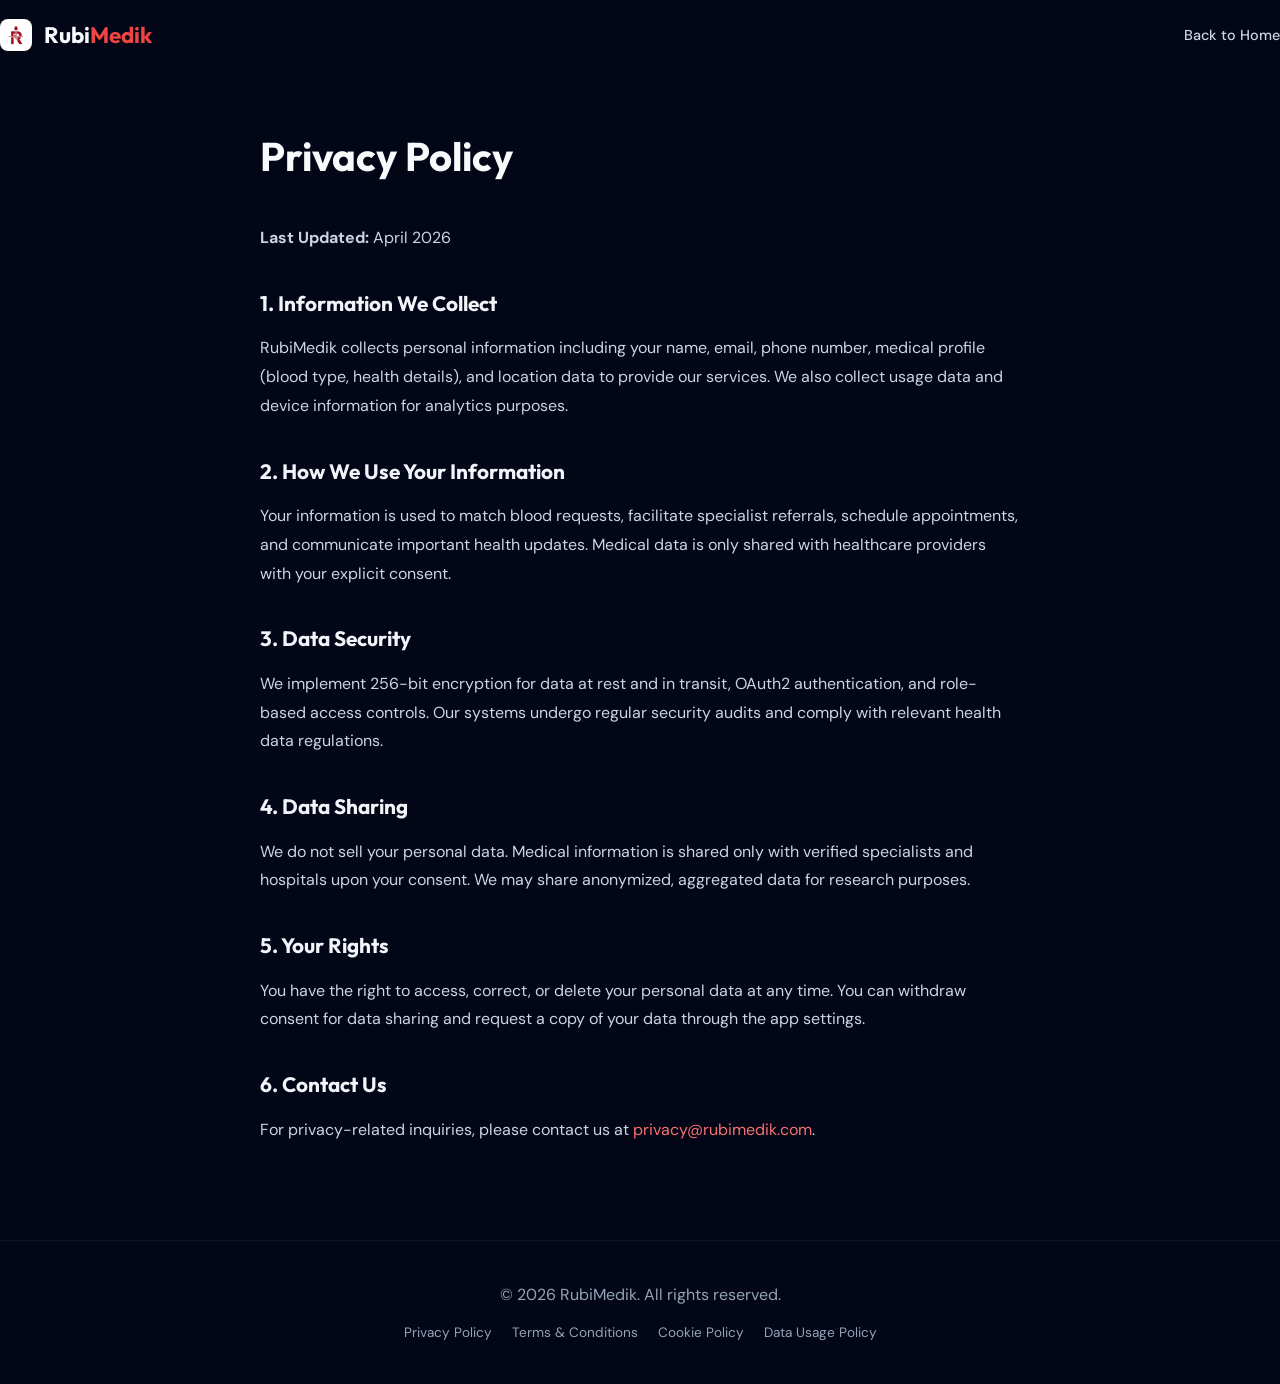
<file: privacy.html>
<!DOCTYPE html>
<html lang="en">
<head>
    <meta charset="UTF-8">
    <meta name="viewport" content="width=device-width, initial-scale=1.0">
    <title>Privacy Policy | RubiMedik</title>
    <link rel="icon" href="assets/favicon.jpg" type="image/jpeg">
    <link rel="preconnect" href="https://fonts.googleapis.com">
    <link rel="preconnect" href="https://fonts.gstatic.com" crossorigin>
    <link href="https://fonts.googleapis.com/css2?family=Outfit:wght@400;500;600;700;800&family=DM+Sans:wght@400;500;600&display=swap" rel="stylesheet">
    <link rel="stylesheet" href="styles.css">
    <style>
        .page-container {
            padding: 120px 20px 80px;
            max-width: 800px;
            margin: 0 auto;
            color: var(--slate-300);
            line-height: 1.8;
        }
        .page-title {
            color: var(--slate-50);
            font-family: var(--font-display);
            font-size: 2.5rem;
            margin-bottom: var(--space-8);
        }
        .legal-content h3 {
            color: var(--slate-100);
            font-family: var(--font-display);
            margin-top: var(--space-8);
            margin-bottom: var(--space-3);
            font-size: 1.3rem;
        }
        .legal-content p {
            margin-bottom: var(--space-4);
        }
        .legal-content a {
            color: var(--ruby-400);
            text-decoration: none;
        }
        .legal-content a:hover {
            color: var(--ruby-300);
            text-decoration: underline;
        }
    </style>
</head>
<body>
    <nav class="navbar">
        <div class="nav-container">
            <a href="index.html" class="logo" aria-label="RubiMedik Home">
                <img src="assets/favicon.jpg" alt="Logo" class="logo-icon" style="width: 32px; height: 32px; border-radius: 8px; object-fit: contain;">
                <span class="logo-text">Rubi<span class="logo-accent">Medik</span></span>
            </a>
            <div class="nav-links">
                <a href="index.html" class="nav-link">Back to Home</a>
            </div>
        </div>
    </nav>
    <main class="page-container">
        <h1 class="page-title">Privacy Policy</h1>
        <div class="legal-content">
            <p><strong>Last Updated:</strong> April 2026</p>
            <h3>1. Information We Collect</h3>
            <p>RubiMedik collects personal information including your name, email, phone number, medical profile (blood type, health details), and location data to provide our services. We also collect usage data and device information for analytics purposes.</p>
            <h3>2. How We Use Your Information</h3>
            <p>Your information is used to match blood requests, facilitate specialist referrals, schedule appointments, and communicate important health updates. Medical data is only shared with healthcare providers with your explicit consent.</p>
            <h3>3. Data Security</h3>
            <p>We implement 256-bit encryption for data at rest and in transit, OAuth2 authentication, and role-based access controls. Our systems undergo regular security audits and comply with relevant health data regulations.</p>
            <h3>4. Data Sharing</h3>
            <p>We do not sell your personal data. Medical information is shared only with verified specialists and hospitals upon your consent. We may share anonymized, aggregated data for research purposes.</p>
            <h3>5. Your Rights</h3>
            <p>You have the right to access, correct, or delete your personal data at any time. You can withdraw consent for data sharing and request a copy of your data through the app settings.</p>
            <h3>6. Contact Us</h3>
            <p>For privacy-related inquiries, please contact us at <a href="mailto:privacy@rubimedik.com">privacy@rubimedik.com</a>.</p>
        </div>
    </main>
    <footer style="text-align: center; padding: 40px; border-top: 1px solid rgba(255,255,255,0.05); color: var(--slate-400);">
        <p>&copy; 2026 RubiMedik. All rights reserved.</p>
        <div style="display: flex; justify-content: center; gap: 20px; font-size: 0.85rem; margin-top: 12px;">
            <a href="privacy.html" style="color: inherit; text-decoration: none;">Privacy Policy</a>
            <a href="terms.html" style="color: inherit; text-decoration: none;">Terms & Conditions</a>
            <a href="cookies.html" style="color: inherit; text-decoration: none;">Cookie Policy</a>
            <a href="data-usage.html" style="color: inherit; text-decoration: none;">Data Usage Policy</a>
        </div>
    </footer>
</body>
</html>
</file>
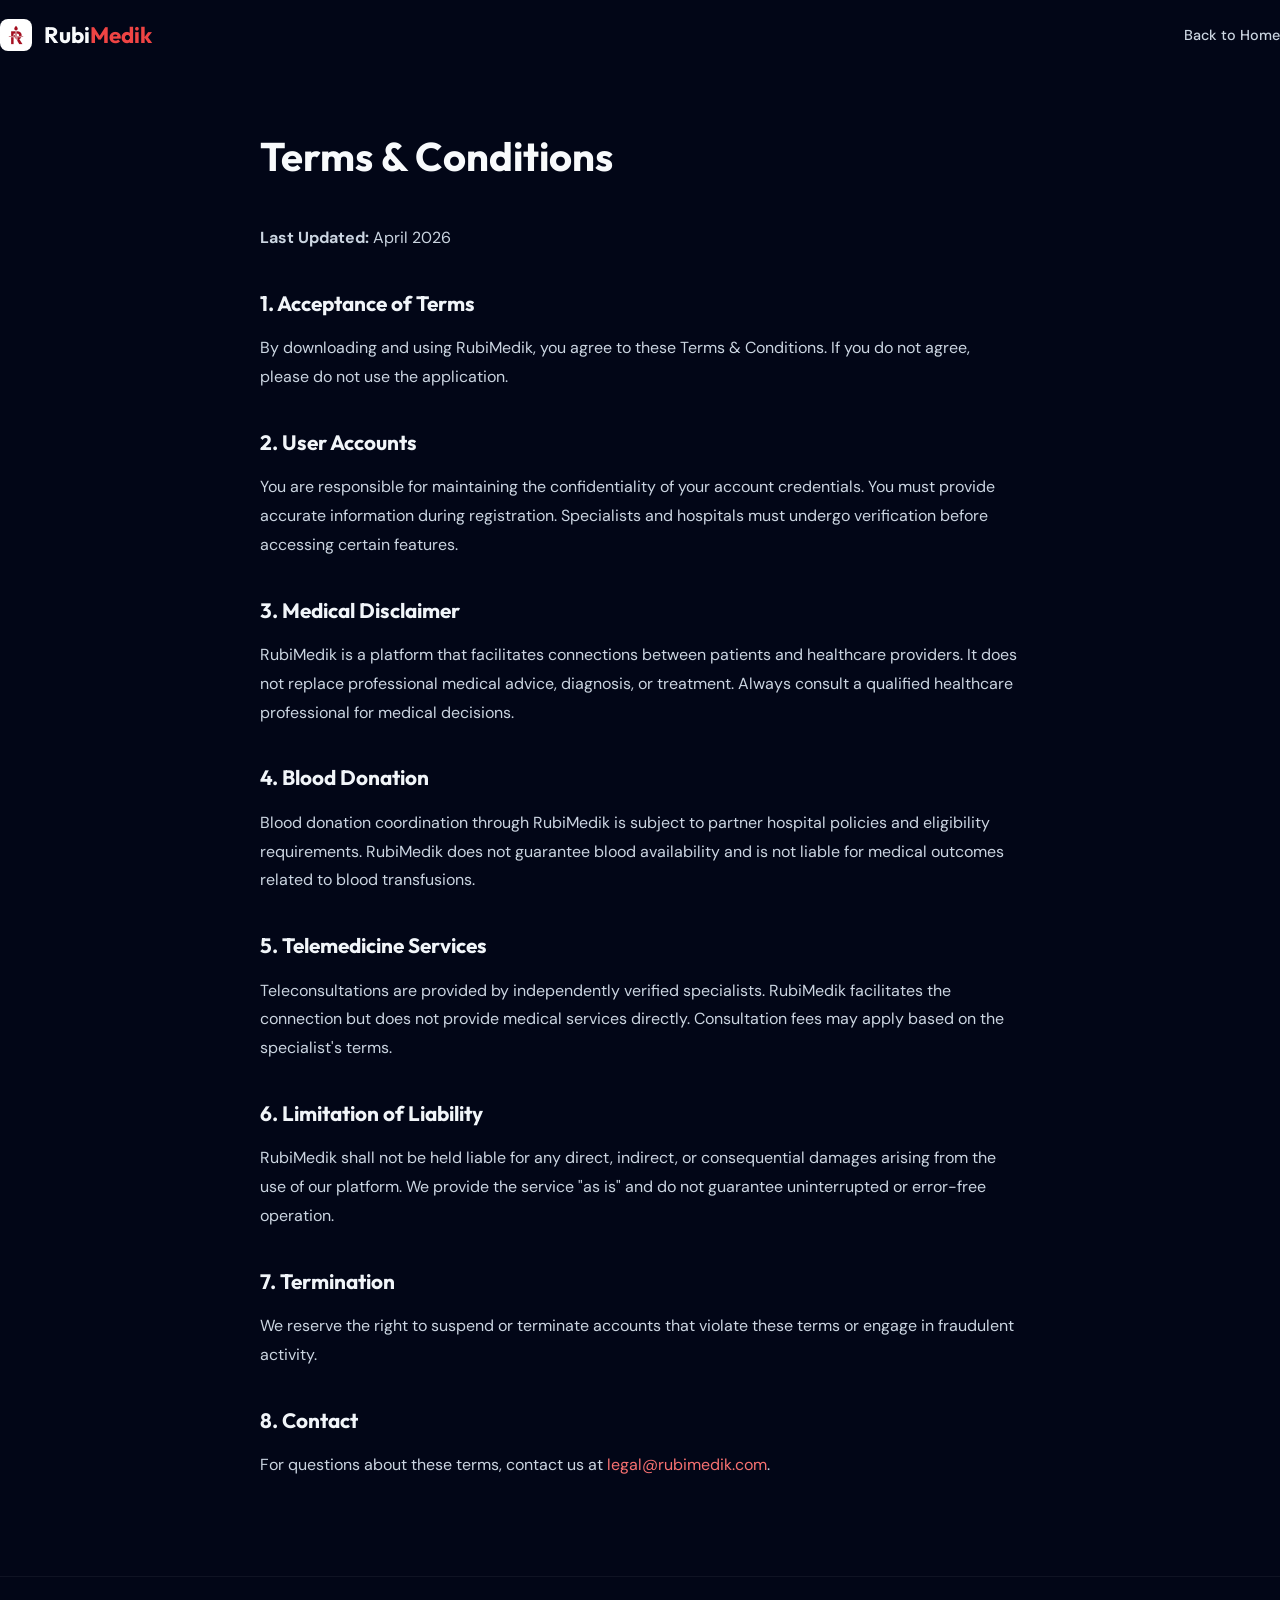
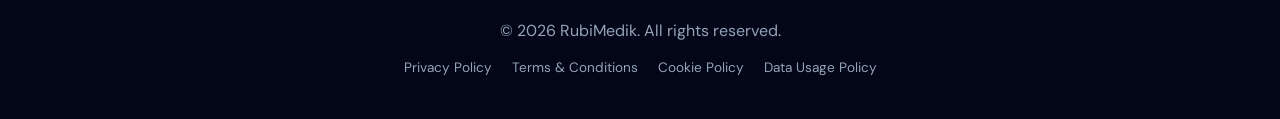
<file: terms.html>
<!DOCTYPE html>
<html lang="en">
<head>
    <meta charset="UTF-8">
    <meta name="viewport" content="width=device-width, initial-scale=1.0">
    <title>Terms & Conditions | RubiMedik</title>
    <link rel="icon" href="assets/favicon.jpg" type="image/jpeg">
    <link rel="preconnect" href="https://fonts.googleapis.com">
    <link rel="preconnect" href="https://fonts.gstatic.com" crossorigin>
    <link href="https://fonts.googleapis.com/css2?family=Outfit:wght@400;500;600;700;800&family=DM+Sans:wght@400;500;600&display=swap" rel="stylesheet">
    <link rel="stylesheet" href="styles.css">
    <style>
        .page-container {
            padding: 120px 20px 80px;
            max-width: 800px;
            margin: 0 auto;
            color: var(--slate-300);
            line-height: 1.8;
        }
        .page-title {
            color: var(--slate-50);
            font-family: var(--font-display);
            font-size: 2.5rem;
            margin-bottom: var(--space-8);
        }
        .legal-content h3 {
            color: var(--slate-100);
            font-family: var(--font-display);
            margin-top: var(--space-8);
            margin-bottom: var(--space-3);
            font-size: 1.3rem;
        }
        .legal-content p {
            margin-bottom: var(--space-4);
        }
        .legal-content a {
            color: var(--ruby-400);
            text-decoration: none;
        }
        .legal-content a:hover {
            color: var(--ruby-300);
            text-decoration: underline;
        }
    </style>
</head>
<body>
    <nav class="navbar">
        <div class="nav-container">
            <a href="index.html" class="logo" aria-label="RubiMedik Home">
                <img src="assets/favicon.jpg" alt="Logo" class="logo-icon" style="width: 32px; height: 32px; border-radius: 8px; object-fit: contain;">
                <span class="logo-text">Rubi<span class="logo-accent">Medik</span></span>
            </a>
            <div class="nav-links">
                <a href="index.html" class="nav-link">Back to Home</a>
            </div>
        </div>
    </nav>
    <main class="page-container">
        <h1 class="page-title">Terms & Conditions</h1>
        <div class="legal-content">
            <p><strong>Last Updated:</strong> April 2026</p>
            <h3>1. Acceptance of Terms</h3>
            <p>By downloading and using RubiMedik, you agree to these Terms & Conditions. If you do not agree, please do not use the application.</p>
            <h3>2. User Accounts</h3>
            <p>You are responsible for maintaining the confidentiality of your account credentials. You must provide accurate information during registration. Specialists and hospitals must undergo verification before accessing certain features.</p>
            <h3>3. Medical Disclaimer</h3>
            <p>RubiMedik is a platform that facilitates connections between patients and healthcare providers. It does not replace professional medical advice, diagnosis, or treatment. Always consult a qualified healthcare professional for medical decisions.</p>
            <h3>4. Blood Donation</h3>
            <p>Blood donation coordination through RubiMedik is subject to partner hospital policies and eligibility requirements. RubiMedik does not guarantee blood availability and is not liable for medical outcomes related to blood transfusions.</p>
            <h3>5. Telemedicine Services</h3>
            <p>Teleconsultations are provided by independently verified specialists. RubiMedik facilitates the connection but does not provide medical services directly. Consultation fees may apply based on the specialist's terms.</p>
            <h3>6. Limitation of Liability</h3>
            <p>RubiMedik shall not be held liable for any direct, indirect, or consequential damages arising from the use of our platform. We provide the service "as is" and do not guarantee uninterrupted or error-free operation.</p>
            <h3>7. Termination</h3>
            <p>We reserve the right to suspend or terminate accounts that violate these terms or engage in fraudulent activity.</p>
            <h3>8. Contact</h3>
            <p>For questions about these terms, contact us at <a href="mailto:legal@rubimedik.com">legal@rubimedik.com</a>.</p>
        </div>
    </main>
    <footer style="text-align: center; padding: 40px; border-top: 1px solid rgba(255,255,255,0.05); color: var(--slate-400);">
        <p>&copy; 2026 RubiMedik. All rights reserved.</p>
        <div style="display: flex; justify-content: center; gap: 20px; font-size: 0.85rem; margin-top: 12px;">
            <a href="privacy.html" style="color: inherit; text-decoration: none;">Privacy Policy</a>
            <a href="terms.html" style="color: inherit; text-decoration: none;">Terms & Conditions</a>
            <a href="cookies.html" style="color: inherit; text-decoration: none;">Cookie Policy</a>
            <a href="data-usage.html" style="color: inherit; text-decoration: none;">Data Usage Policy</a>
        </div>
    </footer>
</body>
</html>
</file>
<file: styles.css>
/* ========================================
   RubiMedik Landing Page — Design System
   ======================================== */

/* CSS Custom Properties */
:root {
    /* Primary Palette */
    --ruby-50: #fef2f2;
    --ruby-100: #fee2e2;
    --ruby-200: #fecaca;
    --ruby-300: #fca5a5;
    --ruby-400: #f87171;
    --ruby-500: #ef4444;
    --ruby-600: #dc2626;
    --ruby-700: #b91c1c;
    --ruby-800: #991b1b;
    --ruby-900: #7f1d1d;

    /* Neutral */
    --slate-50: #f8fafc;
    --slate-100: #f1f5f9;
    --slate-200: #e2e8f0;
    --slate-300: #cbd5e1;
    --slate-400: #94a3b8;
    --slate-500: #64748b;
    --slate-600: #475569;
    --slate-700: #334155;
    --slate-800: #1e293b;
    --slate-900: #0f172a;
    --slate-950: #020617;

    /* Accent Colors */
    --blue-500: #3b82f6;
    --blue-600: #2563eb;
    --green-500: #22c55e;
    --green-600: #16a34a;
    --purple-500: #a855f7;
    --purple-600: #9333ea;
    --amber-500: #f59e0b;
    --amber-600: #d97706;
    --teal-500: #14b8a6;
    --teal-600: #0d9488;
    --rose-500: #f43f5e;
    --rose-600: #e11d48;
    --indigo-500: #6366f1;
    --indigo-600: #4f46e5;

    /* Gradients */
    --gradient-primary: linear-gradient(135deg, #dc2626 0%, #991b1b 100%);
    --gradient-hero: linear-gradient(135deg, #0f172a 0%, #1e0a0a 50%, #0f172a 100%);
    --gradient-text: linear-gradient(135deg, #dc2626 0%, #f87171 50%, #dc2626 100%);
    --gradient-card: linear-gradient(135deg, rgba(255,255,255,0.05) 0%, rgba(255,255,255,0.02) 100%);
    --gradient-glow: radial-gradient(circle, rgba(220,38,38,0.15) 0%, transparent 70%);

    /* Spacing */
    --space-1: 0.25rem;
    --space-2: 0.5rem;
    --space-3: 0.75rem;
    --space-4: 1rem;
    --space-5: 1.25rem;
    --space-6: 1.5rem;
    --space-8: 2rem;
    --space-10: 2.5rem;
    --space-12: 3rem;
    --space-16: 4rem;
    --space-20: 5rem;
    --space-24: 6rem;

    /* Typography */
    --font-primary: 'DM Sans', -apple-system, BlinkMacSystemFont, sans-serif;
    --font-display: 'Outfit', 'DM Sans', sans-serif;

    /* Border radius */
    --radius-sm: 0.375rem;
    --radius-md: 0.5rem;
    --radius-lg: 0.75rem;
    --radius-xl: 1rem;
    --radius-2xl: 1.5rem;
    --radius-3xl: 2rem;
    --radius-full: 9999px;

    /* Shadows */
    --shadow-sm: 0 1px 2px rgba(0,0,0,0.05);
    --shadow-md: 0 4px 6px -1px rgba(0,0,0,0.1), 0 2px 4px -2px rgba(0,0,0,0.1);
    --shadow-lg: 0 10px 15px -3px rgba(0,0,0,0.1), 0 4px 6px -4px rgba(0,0,0,0.1);
    --shadow-xl: 0 20px 25px -5px rgba(0,0,0,0.1), 0 8px 10px -6px rgba(0,0,0,0.1);
    --shadow-2xl: 0 25px 50px -12px rgba(0,0,0,0.25);
    --shadow-glow: 0 0 60px rgba(220,38,38,0.15);

    /* Transitions */
    --transition-fast: 150ms cubic-bezier(0.4, 0, 0.2, 1);
    --transition-base: 300ms cubic-bezier(0.4, 0, 0.2, 1);
    --transition-slow: 500ms cubic-bezier(0.4, 0, 0.2, 1);
    --transition-bounce: 500ms cubic-bezier(0.34, 1.56, 0.64, 1);
}

/* ========================================
   Reset & Base
   ======================================== */
*, *::before, *::after {
    margin: 0;
    padding: 0;
    box-sizing: border-box;
}

html {
    scroll-behavior: smooth;
    font-size: 16px;
    -webkit-font-smoothing: antialiased;
    -moz-osx-font-smoothing: grayscale;
}

body {
    font-family: var(--font-primary);
    background-color: var(--slate-950);
    color: var(--slate-300);
    line-height: 1.7;
    overflow-x: hidden;
}

a {
    color: inherit;
    text-decoration: none;
}

img {
    max-width: 100%;
    height: auto;
    display: block;
}

ul {
    list-style: none;
}

.container {
    width: 100%;
    max-width: 1200px;
    margin: 0 auto;
    padding: 0 var(--space-6);
}

/* ========================================
   Typography
   ======================================== */
.gradient-text {
    background: var(--gradient-text);
    -webkit-background-clip: text;
    -webkit-text-fill-color: transparent;
    background-clip: text;
}

.section-header {
    text-align: center;
    margin-bottom: var(--space-16);
}

.section-tag {
    display: inline-block;
    padding: var(--space-2) var(--space-4);
    background: rgba(220, 38, 38, 0.1);
    color: var(--ruby-400);
    border-radius: var(--radius-full);
    font-size: 0.8rem;
    font-weight: 600;
    letter-spacing: 0.05em;
    text-transform: uppercase;
    margin-bottom: var(--space-4);
    border: 1px solid rgba(220, 38, 38, 0.2);
}

.section-title {
    font-family: var(--font-display);
    font-size: clamp(2rem, 4vw, 3rem);
    font-weight: 700;
    color: var(--slate-50);
    line-height: 1.2;
    margin-bottom: var(--space-4);
}

.section-subtitle {
    font-size: 1.1rem;
    color: var(--slate-400);
    max-width: 600px;
    margin: 0 auto;
    line-height: 1.7;
}

/* ========================================
   Navigation
   ======================================== */
.navbar {
    position: fixed;
    top: 0;
    left: 0;
    right: 0;
    z-index: 1000;
    padding: var(--space-4) 0;
    transition: var(--transition-base);
    background: transparent;
}

.navbar.scrolled {
    background: rgba(15, 23, 42, 0.85);
    backdrop-filter: blur(20px);
    -webkit-backdrop-filter: blur(20px);
    border-bottom: 1px solid rgba(255,255,255,0.05);
    padding: var(--space-3) 0;
}

.nav-container {
    display: flex;
    align-items: center;
    justify-content: space-between;
}

.logo {
    display: flex;
    align-items: center;
    gap: var(--space-3);
}

.logo-icon {
    display: flex;
    align-items: center;
    justify-content: center;
}

.logo-text {
    font-family: var(--font-display);
    font-size: 1.4rem;
    font-weight: 700;
    color: var(--slate-50);
}

.logo-accent {
    color: var(--ruby-500);
}

.nav-links {
    display: flex;
    align-items: center;
    gap: var(--space-8);
}

.nav-link {
    font-size: 0.9rem;
    font-weight: 500;
    color: var(--slate-300);
    transition: var(--transition-fast);
    position: relative;
}

.nav-link::after {
    content: '';
    position: absolute;
    bottom: -4px;
    left: 0;
    width: 0;
    height: 2px;
    background: var(--gradient-primary);
    border-radius: var(--radius-full);
    transition: var(--transition-base);
}

.nav-link:hover {
    color: var(--slate-50);
}

.nav-link:hover::after {
    width: 100%;
}

.nav-btn {
    padding: var(--space-2) var(--space-5);
    background: var(--gradient-primary);
    color: white;
    border-radius: var(--radius-full);
    font-size: 0.9rem;
    font-weight: 600;
    transition: var(--transition-base);
    box-shadow: 0 4px 15px rgba(220, 38, 38, 0.3);
}

.nav-btn:hover {
    transform: translateY(-2px);
    box-shadow: 0 6px 20px rgba(220, 38, 38, 0.4);
}

/* Mobile Menu */
.mobile-menu-btn {
    display: none;
    flex-direction: column;
    gap: 5px;
    background: none;
    border: none;
    cursor: pointer;
    padding: var(--space-2);
    z-index: 1001;
}

.mobile-menu-btn span {
    display: block;
    width: 24px;
    height: 2px;
    background: var(--slate-300);
    border-radius: var(--radius-full);
    transition: var(--transition-base);
}

.mobile-menu-btn.active span:nth-child(1) {
    transform: rotate(45deg) translate(5px, 5px);
}

.mobile-menu-btn.active span:nth-child(2) {
    opacity: 0;
}

.mobile-menu-btn.active span:nth-child(3) {
    transform: rotate(-45deg) translate(5px, -5px);
}

/* ========================================
   Hero Section
   ======================================== */
.hero {
    position: relative;
    min-height: 100vh;
    display: flex;
    align-items: center;
    padding: calc(80px + var(--space-16)) 0 var(--space-16) 0;
    background: var(--gradient-hero);
    overflow: hidden;
}

.hero-bg-elements {
    position: absolute;
    inset: 0;
    overflow: hidden;
    pointer-events: none;
}

.hero-circle {
    position: absolute;
    border-radius: 50%;
    filter: blur(80px);
}

.hero-circle-1 {
    width: 600px;
    height: 600px;
    background: rgba(220, 38, 38, 0.08);
    top: -200px;
    right: -100px;
    animation: floatSlow 20s ease-in-out infinite;
}

.hero-circle-2 {
    width: 400px;
    height: 400px;
    background: rgba(127, 29, 29, 0.1);
    bottom: -100px;
    left: -50px;
    animation: floatSlow 25s ease-in-out infinite reverse;
}

.hero-circle-3 {
    width: 300px;
    height: 300px;
    background: rgba(59, 130, 246, 0.04);
    top: 50%;
    left: 50%;
    animation: floatSlow 15s ease-in-out infinite;
}

.hero-grid {
    position: absolute;
    inset: 0;
    background-image: 
        linear-gradient(rgba(255,255,255,0.02) 1px, transparent 1px),
        linear-gradient(90deg, rgba(255,255,255,0.02) 1px, transparent 1px);
    background-size: 60px 60px;
    mask-image: radial-gradient(ellipse at center, rgba(0,0,0,0.3) 0%, transparent 70%);
    -webkit-mask-image: radial-gradient(ellipse at center, rgba(0,0,0,0.3) 0%, transparent 70%);
}

.hero-container {
    display: grid;
    grid-template-columns: 1fr 1fr;
    gap: var(--space-12);
    align-items: center;
    position: relative;
    z-index: 1;
}

.hero-badge {
    display: inline-flex;
    align-items: center;
    gap: var(--space-2);
    padding: var(--space-2) var(--space-4);
    background: rgba(220, 38, 38, 0.1);
    border: 1px solid rgba(220, 38, 38, 0.2);
    border-radius: var(--radius-full);
    font-size: 0.85rem;
    color: var(--ruby-300);
    font-weight: 500;
    margin-bottom: var(--space-6);
    animation: fadeInUp 0.8s ease-out;
}

.pulse-dot {
    width: 8px;
    height: 8px;
    background: var(--ruby-500);
    border-radius: 50%;
    animation: pulse 2s infinite;
}

.hero-title {
    font-family: var(--font-display);
    font-size: clamp(2.5rem, 5vw, 4rem);
    font-weight: 800;
    color: var(--slate-50);
    line-height: 1.1;
    margin-bottom: var(--space-6);
    animation: fadeInUp 0.8s ease-out 0.1s both;
}

.hero-subtitle {
    font-size: 1.15rem;
    color: var(--slate-400);
    line-height: 1.8;
    margin-bottom: var(--space-8);
    max-width: 520px;
    animation: fadeInUp 0.8s ease-out 0.2s both;
}

.hero-cta {
    display: flex;
    gap: var(--space-4);
    margin-bottom: var(--space-12);
    animation: fadeInUp 0.8s ease-out 0.3s both;
}

/* Download Buttons */
.download-btn {
    display: inline-flex;
    align-items: center;
    gap: var(--space-3);
    padding: var(--space-3) var(--space-5);
    border-radius: var(--radius-lg);
    font-weight: 500;
    transition: var(--transition-base);
    border: 1px solid rgba(255,255,255,0.1);
}

.download-btn-ios {
    background: var(--slate-50);
    color: var(--slate-900);
}

.download-btn-ios:hover {
    background: white;
    transform: translateY(-3px);
    box-shadow: 0 8px 25px rgba(255,255,255,0.15);
}

.download-btn-android {
    background: rgba(255,255,255,0.05);
    color: var(--slate-50);
    border-color: rgba(255,255,255,0.15);
}

.download-btn-android:hover {
    background: rgba(255,255,255,0.1);
    transform: translateY(-3px);
    box-shadow: 0 8px 25px rgba(255,255,255,0.05);
}

.download-btn-large {
    padding: var(--space-4) var(--space-8);
}

.download-btn-large svg {
    width: 28px;
    height: 28px;
}

.btn-text {
    display: flex;
    flex-direction: column;
    align-items: flex-start;
}

.btn-label {
    font-size: 0.65rem;
    text-transform: uppercase;
    letter-spacing: 0.05em;
    opacity: 0.7;
    font-weight: 400;
}

.btn-store {
    font-size: 1.05rem;
    font-weight: 700;
    line-height: 1.2;
}

.download-btn-large .btn-store {
    font-size: 1.15rem;
}

/* Hero Stats */
.hero-stats {
    display: flex;
    align-items: center;
    gap: var(--space-6);
    animation: fadeInUp 0.8s ease-out 0.4s both;
}

.stat-item {
    display: flex;
    flex-direction: column;
}

.stat-row {
    display: flex;
    align-items: baseline;
    gap: 0;
}

.stat-number {
    font-family: var(--font-display);
    font-size: 1.6rem;
    font-weight: 700;
    color: var(--slate-50);
    display: inline;
}

.stat-suffix {
    font-family: var(--font-display);
    font-size: 1.6rem;
    font-weight: 700;
    color: var(--ruby-500);
}

.stat-label {
    font-size: 0.8rem;
    color: var(--slate-500);
    font-weight: 500;
}

.stat-divider {
    width: 1px;
    height: 40px;
    background: rgba(255,255,255,0.1);
}

/* Hero Visual / Mockup */
.hero-visual {
    position: relative;
    display: flex;
    justify-content: center;
    align-items: center;
    animation: fadeInRight 1s ease-out 0.3s both;
}

.large-mockup-wrapper {
    position: relative;
    width: 100%;
    max-width: 800px; /* Increased to allow 700px mockup */
    display: flex;
    justify-content: center; /* Center aligning */
    align-items: center;
    margin: 0 auto;
}

.large-mockup-image {
    width: 100%;
    max-width: 700px; /* Allow image to grow very large */
    height: auto;
    border-radius: var(--radius-2xl);
    filter: drop-shadow(0 25px 50px rgba(0,0,0,0.4));
    animation: float 6s ease-in-out infinite;
    position: relative;
    z-index: 2;
}

/* ========================================
   Trusted By
   ======================================== */
.trusted-by {
    padding: var(--space-12) 0;
    border-top: 1px solid rgba(255,255,255,0.03);
    border-bottom: 1px solid rgba(255,255,255,0.03);
    background: rgba(15, 23, 42, 0.5);
}

.trusted-label {
    text-align: center;
    font-size: 0.8rem;
    text-transform: uppercase;
    letter-spacing: 0.1em;
    color: var(--slate-500);
    margin-bottom: var(--space-8);
    font-weight: 500;
}

.trusted-logos {
    display: flex;
    justify-content: center;
    align-items: center;
    gap: var(--space-12);
    flex-wrap: wrap;
    margin-top: var(--space-10);
}

.trust-item {
    display: flex;
    flex-direction: column;
    align-items: center;
    gap: var(--space-4);
    opacity: 0.6;
    transition: var(--transition-base);
    text-align: center;
}

.trust-item:hover {
    opacity: 1;
    transform: translateY(-4px);
}

.trust-logo {
    height: 56px;
    width: auto;
    filter: grayscale(1) brightness(0.8);
    transition: var(--transition-base);
}

.placeholder-logo {
    display: flex;
    align-items: center;
    justify-content: center;
    font-size: 2rem;
    width: 64px;
    height: 64px;
    background: rgba(255,255,255,0.03);
    border-radius: var(--radius-xl);
    border: 1px solid rgba(255,255,255,0.08);
}

.trust-item:hover .trust-logo {
    filter: grayscale(0) brightness(1);
    transform: scale(1.05);
}

.trust-name {
    font-size: 0.85rem;
    font-weight: 600;
    color: var(--slate-400);
    letter-spacing: 0.05em;
    transition: var(--transition-base);
}

.trust-item:hover .trust-name {
    color: var(--slate-100);
}

/* ========================================
   Features Section
   ======================================== */
.features {
    padding: var(--space-24) 0;
    position: relative;
}

.features-grid {
    display: grid;
    grid-template-columns: repeat(3, 1fr);
    gap: var(--space-6);
}

.feature-card {
    position: relative;
    padding: var(--space-8);
    background: rgba(255,255,255,0.02);
    border: 1px solid rgba(255,255,255,0.06);
    border-radius: var(--radius-2xl);
    transition: var(--transition-base);
    overflow: hidden;
}

.feature-card::before {
    content: '';
    position: absolute;
    top: 0;
    left: 0;
    right: 0;
    height: 2px;
    background: var(--gradient-primary);
    opacity: 0;
    transition: var(--transition-base);
}

.feature-card:hover {
    background: rgba(255,255,255,0.04);
    border-color: rgba(255,255,255,0.1);
    transform: translateY(-4px);
    box-shadow: var(--shadow-xl);
}

.feature-card:hover::before {
    opacity: 1;
}

.feature-card-large {
    grid-column: span 1;
    grid-row: span 2;
    display: flex;
    flex-direction: column;
}

.feature-icon-wrap {
    width: 52px;
    height: 52px;
    border-radius: var(--radius-lg);
    display: flex;
    align-items: center;
    justify-content: center;
    margin-bottom: var(--space-5);
}

.feature-icon-red { background: rgba(220,38,38,0.1); color: var(--ruby-400); }
.feature-icon-blue { background: rgba(59,130,246,0.1); color: var(--blue-500); }
.feature-icon-green { background: rgba(34,197,94,0.1); color: var(--green-500); }
.feature-icon-purple { background: rgba(168,85,247,0.1); color: var(--purple-500); }
.feature-icon-amber { background: rgba(245,158,11,0.1); color: var(--amber-500); }
.feature-icon-teal { background: rgba(20,184,166,0.1); color: var(--teal-500); }
.feature-icon-rose { background: rgba(244,63,94,0.1); color: var(--rose-500); }
.feature-icon-indigo { background: rgba(99,102,241,0.1); color: var(--indigo-500); }

.feature-title {
    font-family: var(--font-display);
    font-size: 1.15rem;
    font-weight: 600;
    color: var(--slate-100);
    margin-bottom: var(--space-3);
}

.feature-desc {
    font-size: 0.9rem;
    color: var(--slate-400);
    line-height: 1.7;
}

.feature-list {
    margin-top: var(--space-6);
    display: flex;
    flex-direction: column;
    gap: var(--space-3);
}

.feature-list li {
    display: flex;
    align-items: center;
    gap: var(--space-3);
    font-size: 0.85rem;
    color: var(--slate-300);
}

.feature-list li::before {
    content: '';
    width: 6px;
    height: 6px;
    border-radius: 50%;
    background: var(--ruby-500);
    flex-shrink: 0;
}

/* Feature Showcase — alternating mockup + text */
.feature-showcase {
    display: grid;
    grid-template-columns: 1fr 1fr;
    gap: var(--space-16);
    align-items: center;
    padding: var(--space-16) 0;
    border-bottom: 1px solid rgba(255,255,255,0.05);
}

.feature-showcase:last-of-type {
    border-bottom: none;
}

.feature-showcase-reverse {
    direction: rtl;
}

.feature-showcase-reverse > * {
    direction: ltr;
}

.feature-showcase-content {
    display: flex;
    flex-direction: column;
}

.showcase-title {
    font-family: var(--font-display);
    font-size: 1.85rem;
    font-weight: 700;
    color: var(--slate-50);
    margin-bottom: var(--space-4);
    letter-spacing: -0.02em;
}

.showcase-desc {
    font-size: 1.05rem;
    color: var(--slate-400);
    line-height: 1.8;
    margin-bottom: var(--space-6);
}

.showcase-list {
    display: flex;
    flex-direction: column;
    gap: var(--space-4);
    list-style: none;
    padding: 0;
    margin: 0;
}

.showcase-list li {
    display: flex;
    align-items: center;
    gap: var(--space-3);
    font-size: 0.95rem;
    color: var(--slate-300);
    line-height: 1.5;
}

.showcase-list li svg {
    flex-shrink: 0;
}

.feature-showcase-mockup {
    position: relative;
    display: flex;
    justify-content: center;
    align-items: center;
}

.feature-showcase-mockup img {
    width: 100%;
    max-width: 420px;
    height: auto;
    border-radius: var(--radius-2xl);
    position: relative;
    z-index: 1;
    filter: drop-shadow(0 25px 50px rgba(0,0,0,0.4));
    transition: transform 0.5s ease;
}

.feature-showcase-mockup:hover img {
    transform: scale(1.03) translateY(-8px);
}

.showcase-mockup-glow {
    position: absolute;
    width: 300px;
    height: 300px;
    border-radius: 50%;
    background: radial-gradient(circle, rgba(220,38,38,0.12) 0%, transparent 70%);
    filter: blur(60px);
    z-index: 0;
    top: 50%;
    left: 50%;
    transform: translate(-50%, -50%);
}

/* Compact Feature Grid */
.features-compact-grid {
    display: grid;
    grid-template-columns: repeat(4, 1fr);
    gap: var(--space-5);
    margin-top: var(--space-16);
    padding-top: var(--space-16);
    border-top: 1px solid rgba(255,255,255,0.05);
}

.feature-card-compact {
    position: relative;
    padding: var(--space-6);
    background: rgba(255,255,255,0.02);
    border: 1px solid rgba(255,255,255,0.06);
    border-radius: var(--radius-xl);
    transition: var(--transition-base);
    overflow: hidden;
}

.feature-card-compact::before {
    content: '';
    position: absolute;
    top: 0;
    left: 0;
    right: 0;
    height: 2px;
    background: var(--gradient-primary);
    opacity: 0;
    transition: var(--transition-base);
}

.feature-card-compact:hover {
    background: rgba(255,255,255,0.04);
    border-color: rgba(255,255,255,0.1);
    transform: translateY(-4px);
    box-shadow: var(--shadow-xl);
}

.feature-card-compact:hover::before {
    opacity: 1;
}

/* Reveal animations */
.reveal-left,
.reveal-right {
    opacity: 0;
    transition: opacity 0.8s ease, transform 0.8s ease;
}

.reveal-left {
    transform: translateX(-40px);
}

.reveal-right {
    transform: translateX(40px);
}

.reveal-left.revealed,
.reveal-right.revealed {
    opacity: 1;
    transform: translateX(0);
}

/* ========================================
   How It Works
   ======================================== */
.how-it-works {
    padding: var(--space-24) 0;
    background: rgba(15, 23, 42, 0.5);
    position: relative;
}

.steps-container {
    max-width: 700px;
    margin: 0 auto;
}

.step-card {
    display: flex;
    align-items: flex-start;
    gap: var(--space-6);
    padding: var(--space-8);
    background: rgba(255,255,255,0.02);
    border: 1px solid rgba(255,255,255,0.06);
    border-radius: var(--radius-2xl);
    transition: var(--transition-base);
    position: relative;
}

.step-card:hover {
    background: rgba(255,255,255,0.04);
    border-color: rgba(220, 38, 38, 0.2);
    transform: translateX(8px);
}

.step-number {
    font-family: var(--font-display);
    font-size: 2.5rem;
    font-weight: 700;
    color: rgba(220, 38, 38, 0.15);
    line-height: 1;
    flex-shrink: 0;
    min-width: 60px;
}

.step-content h3 {
    font-family: var(--font-display);
    font-size: 1.2rem;
    font-weight: 600;
    color: var(--slate-100);
    margin-bottom: var(--space-2);
}

.step-content p {
    font-size: 0.9rem;
    color: var(--slate-400);
    line-height: 1.7;
}

.step-icon {
    position: absolute;
    right: var(--space-8);
    top: 50%;
    transform: translateY(-50%);
    opacity: 0.3;
    color: var(--slate-500);
    transition: var(--transition-base);
}

.step-card:hover .step-icon {
    opacity: 0.6;
}

.step-connector {
    display: flex;
    justify-content: center;
    padding: var(--space-2) 0;
}

/* ========================================
   Who It's For
   ======================================== */
.for-who {
    padding: var(--space-24) 0;
}

.persona-grid {
    display: grid;
    grid-template-columns: repeat(3, 1fr);
    gap: var(--space-6);
}

.persona-card {
    padding: var(--space-8);
    background: rgba(255,255,255,0.02);
    border: 1px solid rgba(255,255,255,0.06);
    border-radius: var(--radius-2xl);
    transition: var(--transition-base);
    text-align: center;
}

.persona-card:hover {
    background: rgba(255,255,255,0.04);
    border-color: rgba(255,255,255,0.1);
    transform: translateY(-6px);
    box-shadow: var(--shadow-xl);
}

.persona-avatar {
    width: 72px;
    height: 72px;
    border-radius: var(--radius-full);
    display: flex;
    align-items: center;
    justify-content: center;
    margin: 0 auto var(--space-5);
}

.persona-avatar-patient {
    background: linear-gradient(135deg, rgba(220,38,38,0.15), rgba(220,38,38,0.05));
    color: var(--ruby-400);
}

.persona-avatar-specialist {
    background: linear-gradient(135deg, rgba(59,130,246,0.15), rgba(59,130,246,0.05));
    color: var(--blue-500);
}

.persona-avatar-hospital {
    background: linear-gradient(135deg, rgba(34,197,94,0.15), rgba(34,197,94,0.05));
    color: var(--green-500);
}

.persona-card h3 {
    font-family: var(--font-display);
    font-size: 1.2rem;
    font-weight: 600;
    color: var(--slate-100);
    margin-bottom: var(--space-3);
}

.persona-card > p {
    font-size: 0.9rem;
    color: var(--slate-400);
    margin-bottom: var(--space-6);
    line-height: 1.7;
}

.persona-features {
    text-align: left;
    display: flex;
    flex-direction: column;
    gap: var(--space-3);
}

.persona-features li {
    display: flex;
    align-items: center;
    gap: var(--space-3);
    font-size: 0.85rem;
    color: var(--slate-300);
}

.persona-features li::before {
    content: '✓';
    color: var(--green-500);
    font-weight: 700;
    font-size: 0.75rem;
    flex-shrink: 0;
}

/* ========================================
   Impact / Stats Section
   ======================================== */
.impact-section {
    padding: var(--space-16) 0;
    background: rgba(220, 38, 38, 0.03);
    border-top: 1px solid rgba(220, 38, 38, 0.08);
    border-bottom: 1px solid rgba(220, 38, 38, 0.08);
}

.impact-grid {
    display: grid;
    grid-template-columns: repeat(4, 1fr);
    gap: var(--space-6);
}

.impact-card {
    text-align: center;
    padding: var(--space-8) var(--space-4);
}

.impact-stat-row {
    display: flex;
    justify-content: center;
    align-items: baseline;
    gap: 2px;
}

.impact-number {
    font-family: var(--font-display);
    font-size: 2.8rem;
    font-weight: 700;
    color: var(--slate-50);
}

.impact-suffix {
    font-family: var(--font-display);
    font-size: 2.8rem;
    font-weight: 700;
    color: var(--ruby-500);
}

.impact-label {
    font-size: 0.9rem;
    color: var(--slate-400);
    margin-top: var(--space-2);
}

/* ========================================
   FAQ Section
   ======================================== */
.faq-section {
    padding: var(--space-24) 0;
}

.faq-container {
    max-width: 750px;
    margin: 0 auto;
    display: flex;
    flex-direction: column;
    gap: var(--space-3);
}

.faq-item {
    border: 1px solid rgba(255,255,255,0.06);
    border-radius: var(--radius-xl);
    overflow: hidden;
    transition: var(--transition-base);
    background: rgba(255,255,255,0.02);
}

.faq-item:hover {
    border-color: rgba(255,255,255,0.1);
}

.faq-item.active {
    border-color: rgba(220, 38, 38, 0.2);
    background: rgba(220, 38, 38, 0.03);
}

.faq-question {
    width: 100%;
    display: flex;
    align-items: center;
    justify-content: space-between;
    padding: var(--space-5) var(--space-6);
    background: none;
    border: none;
    cursor: pointer;
    font-family: var(--font-primary);
    font-size: 1rem;
    font-weight: 500;
    color: var(--slate-200);
    text-align: left;
    transition: var(--transition-fast);
}

.faq-question:hover {
    color: var(--slate-50);
}

.faq-chevron {
    flex-shrink: 0;
    transition: var(--transition-base);
    color: var(--slate-500);
}

.faq-item.active .faq-chevron {
    transform: rotate(180deg);
    color: var(--ruby-500);
}

.faq-answer {
    max-height: 0;
    overflow: hidden;
    transition: max-height var(--transition-slow), padding var(--transition-slow);
}

.faq-item.active .faq-answer {
    max-height: 300px;
}

.faq-answer p {
    padding: 0 var(--space-6) var(--space-6);
    font-size: 0.9rem;
    color: var(--slate-400);
    line-height: 1.8;
}

/* ========================================
   Referral Section
   ======================================== */
.referral-section {
    padding: var(--space-24) 0;
    position: relative;
    background: rgba(15, 23, 42, 0.5);
    border-top: 1px solid rgba(255,255,255,0.05);
}

.referral-grid {
    display: grid;
    grid-template-columns: repeat(3, 1fr);
    gap: var(--space-6);
    margin-bottom: var(--space-16);
}

.referral-card {
    padding: var(--space-8);
    background: rgba(255,255,255,0.02);
    border: 1px solid rgba(255,255,255,0.06);
    border-radius: var(--radius-2xl);
    text-align: center;
    transition: var(--transition-base);
}

.referral-card:hover {
    background: rgba(255,255,255,0.04);
    border-color: rgba(255,255,255,0.1);
    transform: translateY(-4px);
    box-shadow: var(--shadow-lg);
}

.referral-icon {
    width: 64px;
    height: 64px;
    margin: 0 auto var(--space-6);
    display: flex;
    align-items: center;
    justify-content: center;
    background: linear-gradient(135deg, rgba(220, 38, 38, 0.15), rgba(220, 38, 38, 0.05));
    color: var(--ruby-400);
    border-radius: var(--radius-full);
}

.referral-card h3 {
    font-family: var(--font-display);
    font-size: 1.2rem;
    font-weight: 600;
    color: var(--slate-100);
    margin-bottom: var(--space-3);
}

.referral-card p {
    font-size: 0.95rem;
    color: var(--slate-400);
    line-height: 1.6;
}

.referral-steps {
    display: flex;
    align-items: center;
    justify-content: center;
    max-width: 800px;
    margin: 0 auto var(--space-12);
    padding: var(--space-8);
    background: rgba(255,255,255,0.02);
    border: 1px solid rgba(255,255,255,0.06);
    border-radius: var(--radius-2xl);
}

.referral-step {
    text-align: center;
    flex: 1;
}

.step-circle {
    width: 48px;
    height: 48px;
    margin: 0 auto var(--space-4);
    display: flex;
    align-items: center;
    justify-content: center;
    background: rgba(255,255,255,0.05);
    border: 1px solid rgba(255,255,255,0.1);
    color: var(--ruby-400);
    border-radius: var(--radius-full);
    font-family: var(--font-display);
    font-size: 1.25rem;
    font-weight: 700;
}

.referral-step h4 {
    font-size: 0.95rem;
    font-weight: 500;
    color: var(--slate-200);
}

.step-connector {
    height: 2px;
    width: 60px;
    background: var(--gradient-primary);
    opacity: 0.3;
    margin: -30px var(--space-4) 0;
}

.referral-actions {
    display: flex;
    justify-content: center;
    gap: var(--space-4);
    margin-bottom: var(--space-6);
}

.btn-ref-primary {
    display: inline-flex;
    align-items: center;
    gap: var(--space-2);
    padding: var(--space-3) var(--space-8);
    background: var(--gradient-primary);
    color: white;
    border-radius: var(--radius-full);
    font-size: 1rem;
    font-weight: 600;
    transition: var(--transition-base);
}

.btn-ref-primary:hover {
    transform: translateY(-2px);
    box-shadow: 0 4px 15px rgba(220, 38, 38, 0.3);
}

.btn-ref-secondary {
    display: inline-flex;
    align-items: center;
    gap: var(--space-2);
    padding: var(--space-3) var(--space-8);
    background: rgba(255,255,255,0.05);
    border: 1px solid rgba(255,255,255,0.1);
    color: var(--slate-200);
    border-radius: var(--radius-full);
    font-size: 1rem;
    font-weight: 600;
    transition: var(--transition-base);
}

.btn-ref-secondary:hover {
    background: rgba(255,255,255,0.1);
    transform: translateY(-2px);
}

.referral-trust-text {
    text-align: center;
    font-size: 0.85rem;
    color: var(--slate-500);
    font-style: italic;
}

@media (max-width: 768px) {
    .referral-grid {
        grid-template-columns: 1fr;
    }
    
    .referral-steps {
        flex-direction: column;
        gap: var(--space-6);
    }
    
    .step-connector {
        width: 2px;
        height: 30px;
        margin: 0;
    }
    
    .referral-actions {
        flex-direction: column;
    }
}

/* ========================================
   CTA Section
   ======================================== */
.cta-section {
    padding: var(--space-24) 0;
}

.cta-card {
    position: relative;
    padding: var(--space-16) var(--space-8);
    background: var(--gradient-primary);
    border-radius: var(--radius-3xl);
    text-align: center;
    overflow: hidden;
}

.cta-bg-pattern {
    position: absolute;
    inset: 0;
    background-image: 
        radial-gradient(circle at 20% 30%, rgba(255,255,255,0.08) 0%, transparent 50%),
        radial-gradient(circle at 80% 70%, rgba(255,255,255,0.05) 0%, transparent 50%);
}

.cta-content {
    position: relative;
    z-index: 1;
}

.cta-content h2 {
    font-family: var(--font-display);
    font-size: clamp(1.8rem, 3.5vw, 2.5rem);
    font-weight: 700;
    color: white;
    margin-bottom: var(--space-4);
    line-height: 1.2;
}

.cta-content p {
    font-size: 1.1rem;
    color: rgba(255,255,255,0.8);
    max-width: 550px;
    margin: 0 auto var(--space-8);
    line-height: 1.7;
}

.cta-buttons {
    display: flex;
    justify-content: center;
    gap: var(--space-4);
    flex-wrap: wrap;
}

.cta-buttons .download-btn-ios {
    background: white;
    color: var(--slate-900);
}

.cta-buttons .download-btn-ios:hover {
    box-shadow: 0 8px 30px rgba(0,0,0,0.2);
}

.cta-buttons .download-btn-android {
    background: rgba(255,255,255,0.15);
    color: white;
    border-color: rgba(255,255,255,0.3);
}

.cta-buttons .download-btn-android:hover {
    background: rgba(255,255,255,0.25);
}

/* ========================================
   Footer
   ======================================== */
.footer {
    padding: var(--space-16) 0 0;
    background: rgba(2, 6, 23, 0.8);
    border-top: 1px solid rgba(255,255,255,0.05);
}

.footer-grid {
    display: grid;
    grid-template-columns: 1.5fr 1fr 1fr 1.2fr;
    gap: var(--space-10);
    padding-bottom: var(--space-12);
}

.footer-desc {
    font-size: 0.9rem;
    color: var(--slate-500);
    margin-top: var(--space-4);
    line-height: 1.7;
    max-width: 300px;
}

.footer-socials {
    display: flex;
    gap: var(--space-3);
    margin-top: var(--space-6);
}

.social-link {
    width: 40px;
    height: 40px;
    display: flex;
    align-items: center;
    justify-content: center;
    border-radius: var(--radius-md);
    background: rgba(255,255,255,0.05);
    color: var(--slate-400);
    transition: var(--transition-base);
    border: 1px solid rgba(255,255,255,0.06);
}

.social-link:hover {
    background: rgba(220, 38, 38, 0.1);
    color: var(--ruby-400);
    border-color: rgba(220, 38, 38, 0.2);
    transform: translateY(-2px);
}

.footer-col h4 {
    font-family: var(--font-display);
    font-size: 0.95rem;
    font-weight: 600;
    color: var(--slate-200);
    margin-bottom: var(--space-5);
}

.footer-col ul {
    display: flex;
    flex-direction: column;
    gap: var(--space-3);
}

.footer-col a {
    font-size: 0.9rem;
    color: var(--slate-500);
    transition: var(--transition-fast);
}

.footer-col a:hover {
    color: var(--ruby-400);
}

.contact-list li {
    display: flex;
    align-items: center;
    gap: var(--space-3);
    color: var(--slate-500);
    font-size: 0.9rem;
}

.contact-list svg {
    flex-shrink: 0;
    opacity: 0.5;
}

.footer-bottom {
    display: flex;
    align-items: center;
    justify-content: space-between;
    padding: var(--space-6) 0;
    border-top: 1px solid rgba(255,255,255,0.05);
    font-size: 0.85rem;
    color: var(--slate-600);
}

.footer-legal {
    display: flex;
    gap: var(--space-6);
}

.footer-legal a {
    color: var(--slate-500);
    transition: var(--transition-fast);
}

.footer-legal a:hover {
    color: var(--ruby-400);
}

/* ========================================
   Modals
   ======================================== */
.modal-overlay {
    position: fixed;
    inset: 0;
    background: rgba(0, 0, 0, 0.7);
    backdrop-filter: blur(8px);
    -webkit-backdrop-filter: blur(8px);
    z-index: 2000;
    display: flex;
    align-items: center;
    justify-content: center;
    padding: var(--space-6);
    opacity: 0;
    visibility: hidden;
    transition: var(--transition-base);
}

.modal-overlay.active {
    opacity: 1;
    visibility: visible;
}

.modal {
    background: var(--slate-900);
    border: 1px solid rgba(255,255,255,0.1);
    border-radius: var(--radius-2xl);
    max-width: 640px;
    width: 100%;
    max-height: 80vh;
    overflow-y: auto;
    padding: var(--space-8);
    transform: translateY(20px);
    transition: transform var(--transition-base);
    position: relative;
}

.modal-overlay.active .modal {
    transform: translateY(0);
}

.modal-close {
    position: absolute;
    top: var(--space-4);
    right: var(--space-4);
    width: 36px;
    height: 36px;
    display: flex;
    align-items: center;
    justify-content: center;
    background: rgba(255,255,255,0.05);
    border: 1px solid rgba(255,255,255,0.1);
    border-radius: var(--radius-md);
    color: var(--slate-400);
    font-size: 1.4rem;
    cursor: pointer;
    transition: var(--transition-fast);
}

.modal-close:hover {
    background: rgba(220, 38, 38, 0.1);
    color: var(--ruby-400);
}

.modal h2 {
    font-family: var(--font-display);
    font-size: 1.6rem;
    color: var(--slate-50);
    margin-bottom: var(--space-6);
    padding-right: var(--space-10);
}

.modal-content h3 {
    font-family: var(--font-display);
    font-size: 1.05rem;
    color: var(--slate-200);
    margin-top: var(--space-6);
    margin-bottom: var(--space-2);
}

.modal-content p {
    font-size: 0.9rem;
    color: var(--slate-400);
    line-height: 1.8;
}

.modal-content a {
    color: var(--ruby-400);
    text-decoration: underline;
}

/* Scrollbar for modal */
.modal::-webkit-scrollbar {
    width: 6px;
}

.modal::-webkit-scrollbar-track {
    background: transparent;
}

.modal::-webkit-scrollbar-thumb {
    background: rgba(255,255,255,0.1);
    border-radius: var(--radius-full);
}

/* ========================================
   Pricing Tabbed Section
   ======================================== */
.pricing-tabbed-section {
    padding: var(--space-24) 0;
    position: relative;
}

/* Tab Label */
.pricing-tab-label {
    text-align: center;
    font-size: 0.8rem;
    font-weight: 600;
    letter-spacing: 0.1em;
    text-transform: uppercase;
    color: var(--slate-500);
    margin-bottom: var(--space-4);
}

/* Tab Navigation */
.pricing-tabs {
    display: flex;
    justify-content: center;
    gap: var(--space-2);
    margin-bottom: var(--space-10);
    background: rgba(255,255,255,0.03);
    border: 1px solid rgba(255,255,255,0.06);
    border-radius: var(--radius-full);
    padding: 6px;
    max-width: 480px;
    margin-left: auto;
    margin-right: auto;
}

.pricing-tab {
    display: flex;
    align-items: center;
    gap: var(--space-2);
    padding: var(--space-3) var(--space-6);
    background: transparent;
    border: none;
    border-radius: var(--radius-full);
    font-family: var(--font-body);
    font-size: 0.9rem;
    font-weight: 600;
    color: var(--slate-400);
    cursor: pointer;
    transition: all 0.3s ease;
    flex: 1;
    justify-content: center;
    white-space: nowrap;
}

.pricing-tab svg {
    flex-shrink: 0;
    opacity: 0.6;
    transition: opacity 0.3s ease;
}

.pricing-tab:hover {
    color: var(--slate-200);
    background: rgba(255,255,255,0.04);
}

.pricing-tab:hover svg {
    opacity: 0.9;
}

.pricing-tab.active {
    background: var(--gradient-primary);
    color: white;
    box-shadow: 0 4px 15px rgba(220, 38, 38, 0.3);
}

.pricing-tab.active svg {
    opacity: 1;
}

/* Tab Panels */
.pricing-tab-panels {
    position: relative;
    min-height: 400px;
}

.pricing-tab-panel {
    display: none;
    animation: pricingFadeIn 0.4s ease;
}

.pricing-tab-panel.active {
    display: block;
}

@keyframes pricingFadeIn {
    from {
        opacity: 0;
        transform: translateY(12px);
    }
    to {
        opacity: 1;
        transform: translateY(0);
    }
}

/* Pricing Cards Grid */
.pricing-cards-grid {
    display: grid;
    grid-template-columns: repeat(3, 1fr);
    gap: var(--space-6);
    align-items: start;
}

/* Pricing Plan Card */
.pricing-plan-card {
    position: relative;
    padding: var(--space-8);
    background: rgba(255,255,255,0.02);
    border: 1px solid rgba(255,255,255,0.06);
    border-radius: var(--radius-2xl);
    transition: var(--transition-base);
    overflow: hidden;
    display: flex;
    flex-direction: column;
}

.pricing-plan-card::before {
    content: '';
    position: absolute;
    top: 0;
    left: 0;
    right: 0;
    height: 2px;
    background: var(--gradient-primary);
    opacity: 0;
    transition: var(--transition-base);
}

.pricing-plan-card:hover {
    background: rgba(255,255,255,0.04);
    border-color: rgba(255,255,255,0.1);
    transform: translateY(-6px);
    box-shadow: var(--shadow-xl);
}

.pricing-plan-card:hover::before {
    opacity: 1;
}

/* Featured / Highlighted Plan */
.pricing-plan-featured {
    background: rgba(220, 38, 38, 0.04);
    border-color: rgba(220, 38, 38, 0.2);
    transform: scale(1.03);
    box-shadow: 0 0 40px rgba(220, 38, 38, 0.08);
}

.pricing-plan-featured::before {
    opacity: 1;
    height: 3px;
}

.pricing-plan-featured:hover {
    transform: scale(1.03) translateY(-6px);
    border-color: rgba(220, 38, 38, 0.3);
    box-shadow: 0 20px 60px rgba(220, 38, 38, 0.15);
}

/* Plan Badge */
.plan-badge {
    position: absolute;
    top: var(--space-4);
    right: var(--space-4);
    padding: var(--space-1) var(--space-3);
    background: var(--gradient-primary);
    color: white;
    border-radius: var(--radius-full);
    font-size: 0.7rem;
    font-weight: 700;
    letter-spacing: 0.05em;
    text-transform: uppercase;
}

/* Plan Header */
.plan-header {
    margin-bottom: var(--space-6);
    padding-bottom: var(--space-6);
    border-bottom: 1px solid rgba(255,255,255,0.06);
}

.plan-name {
    font-family: var(--font-display);
    font-size: 1.2rem;
    font-weight: 600;
    color: var(--slate-100);
    margin-bottom: var(--space-3);
}

.plan-price {
    display: flex;
    align-items: baseline;
    gap: 2px;
}

.price-currency {
    font-family: var(--font-display);
    font-size: 1.4rem;
    font-weight: 600;
    color: var(--slate-300);
}

.price-amount {
    font-family: var(--font-display);
    font-size: 2.8rem;
    font-weight: 700;
    color: var(--slate-50);
    line-height: 1;
}

.price-period {
    font-size: 0.9rem;
    color: var(--slate-500);
    font-weight: 400;
    margin-left: var(--space-1);
}

/* Plan Features */
.plan-features {
    display: flex;
    flex-direction: column;
    gap: var(--space-4);
    margin-bottom: var(--space-8);
    flex-grow: 1;
}

.plan-features li {
    display: flex;
    align-items: center;
    gap: var(--space-3);
    font-size: 0.9rem;
    color: var(--slate-300);
    line-height: 1.5;
}

.plan-features li svg {
    flex-shrink: 0;
    color: var(--green-500);
}

/* Plan CTA Button */
.plan-cta-btn {
    display: block;
    width: 100%;
    padding: var(--space-3) var(--space-6);
    background: rgba(255,255,255,0.05);
    border: 1px solid rgba(255,255,255,0.12);
    border-radius: var(--radius-lg);
    font-size: 0.95rem;
    font-weight: 600;
    color: var(--slate-200);
    text-align: center;
    transition: var(--transition-base);
    margin-top: auto;
}

.plan-cta-btn:hover {
    background: rgba(255,255,255,0.1);
    border-color: rgba(255,255,255,0.2);
    transform: translateY(-2px);
}

.plan-cta-featured {
    background: var(--gradient-primary);
    border-color: transparent;
    color: white;
    box-shadow: 0 4px 15px rgba(220, 38, 38, 0.3);
}

.plan-cta-featured:hover {
    background: linear-gradient(135deg, #ef4444 0%, #b91c1c 100%);
    border-color: transparent;
    box-shadow: 0 8px 25px rgba(220, 38, 38, 0.4);
}

/* Trust Indicators */
.pricing-trust-indicators {
    display: flex;
    justify-content: center;
    gap: var(--space-10);
    margin-top: var(--space-12);
    padding-top: var(--space-8);
    border-top: 1px solid rgba(255,255,255,0.05);
}

.trust-indicator-item {
    display: flex;
    align-items: center;
    gap: var(--space-2);
    color: var(--slate-400);
    font-size: 0.85rem;
    font-weight: 500;
}

.trust-indicator-item svg {
    color: var(--green-500);
    flex-shrink: 0;
}

/* Supporting Text */
.pricing-supporting-text {
    text-align: center;
    font-size: 0.9rem;
    color: var(--slate-500);
    margin-top: var(--space-8);
    font-style: italic;
}

/* Inline CTA */
.pricing-inline-cta {
    text-align: center;
    margin-top: var(--space-10);
    padding-top: var(--space-8);
    border-top: 1px solid rgba(255,255,255,0.05);
}

.pricing-inline-cta p {
    font-size: 0.9rem;
    color: var(--slate-500);
    margin-bottom: var(--space-6);
    line-height: 1.7;
}

.pricing-cta-button {
    display: inline-block;
    padding: var(--space-4) var(--space-10);
    background: var(--gradient-primary);
    color: white;
    border-radius: var(--radius-full);
    font-size: 1.05rem;
    font-weight: 700;
    transition: var(--transition-base);
    box-shadow: 0 4px 20px rgba(220, 38, 38, 0.3);
}

.pricing-cta-button:hover {
    transform: translateY(-3px);
    box-shadow: 0 8px 30px rgba(220, 38, 38, 0.4);
}

/* ========================================
   Animations
   ======================================== */
@keyframes fadeInUp {
    from {
        opacity: 0;
        transform: translateY(30px);
    }
    to {
        opacity: 1;
        transform: translateY(0);
    }
}

@keyframes fadeInRight {
    from {
        opacity: 0;
        transform: translateX(30px);
    }
    to {
        opacity: 1;
        transform: translateX(0);
    }
}

@keyframes pulse {
    0%, 100% {
        opacity: 1;
        box-shadow: 0 0 0 0 rgba(220, 38, 38, 0.4);
    }
    50% {
        opacity: 0.8;
        box-shadow: 0 0 0 6px rgba(220, 38, 38, 0);
    }
}

@keyframes floatSlow {
    0%, 100% { transform: translate(0, 0); }
    33% { transform: translate(30px, -30px); }
    66% { transform: translate(-20px, 20px); }
}

@keyframes floatCard {
    0%, 100% { transform: translateY(0); }
    50% { transform: translateY(-10px); }
}

@keyframes glow {
    0% { opacity: 0.4; }
    100% { opacity: 0.8; }
}

/* Scroll reveal */
.reveal {
    opacity: 0;
    transform: translateY(40px);
    transition: opacity 0.8s ease, transform 0.8s ease;
}

.reveal.visible {
    opacity: 1;
    transform: translateY(0);
}

/* ========================================
   Responsive Design
   ======================================== */
@media (max-width: 1024px) {
    .hero-container {
        grid-template-columns: 1fr;
        text-align: center;
    }

    .hero-subtitle {
        margin: 0 auto var(--space-8);
    }

    .hero-cta {
        justify-content: center;
    }

    .hero-stats {
        justify-content: center;
    }

    .hero-visual {
        order: -1;
        margin-bottom: var(--space-8);
    }

    .large-mockup-wrapper {
        max-width: 420px;
        margin: 0 auto;
    }

    .feature-showcase {
        grid-template-columns: 1fr;
        gap: var(--space-10);
        padding: var(--space-12) 0;
        text-align: center;
    }

    .feature-showcase-reverse {
        direction: ltr;
    }

    .feature-showcase-content {
        align-items: center;
    }

    .showcase-list li {
        justify-content: center;
    }

    .feature-showcase-mockup img {
        max-width: 340px;
    }

    .features-compact-grid {
        grid-template-columns: repeat(2, 1fr);
    }

    .features-grid {
        grid-template-columns: repeat(2, 1fr);
    }

    .feature-card-large {
        grid-column: span 1;
        grid-row: span 1;
    }

    .persona-grid {
        grid-template-columns: repeat(2, 1fr);
    }

    .persona-card:last-child {
        grid-column: span 2;
        max-width: 400px;
        margin: 0 auto;
    }

    .impact-grid {
        grid-template-columns: repeat(2, 1fr);
    }

    /* Pricing responsive — tablet */
    .pricing-plan-card {
        padding: var(--space-6);
    }

    .price-amount {
        font-size: 2.2rem;
    }

    .footer-grid {
        grid-template-columns: repeat(2, 1fr);
    }
}

@media (max-width: 768px) {
    .nav-links {
        position: fixed;
        top: 0;
        right: -100%;
        width: 80%;
        max-width: 300px;
        height: 100vh;
        background: rgba(15, 23, 42, 0.98);
        backdrop-filter: blur(20px);
        -webkit-backdrop-filter: blur(20px);
        flex-direction: column;
        padding: 100px var(--space-8) var(--space-8);
        gap: var(--space-6);
        transition: var(--transition-base);
        border-left: 1px solid rgba(255,255,255,0.05);
    }

    .nav-links.active {
        right: 0;
    }

    .mobile-menu-btn {
        display: flex;
    }

    .hero {
        padding-top: calc(80px + var(--space-8));
    }

    .hero-title {
        font-size: clamp(2rem, 7vw, 3rem);
    }

    .hero-cta {
        flex-direction: column;
        align-items: center;
    }

    .download-btn {
        width: 100%;
        max-width: 280px;
        justify-content: center;
    }

    .hero-stats {
        flex-direction: column;
        gap: var(--space-4);
    }

    .stat-divider {
        width: 40px;
        height: 1px;
    }

    .features-grid {
        grid-template-columns: 1fr;
    }

    .features-compact-grid {
        grid-template-columns: 1fr 1fr;
    }

    .feature-showcase {
        padding: var(--space-10) 0;
    }

    .feature-showcase-mockup img {
        max-width: 280px;
    }

    .persona-grid {
        grid-template-columns: 1fr;
    }

    .persona-card:last-child {
        grid-column: span 1;
        max-width: 100%;
    }

    .impact-grid {
        grid-template-columns: repeat(2, 1fr);
        gap: var(--space-4);
    }

    .step-card {
        flex-direction: column;
        gap: var(--space-4);
        padding: var(--space-6);
    }

    .step-icon {
        position: static;
        transform: none;
        opacity: 0.2;
        margin-top: var(--space-3);
    }

    .footer-grid {
        grid-template-columns: 1fr;
        gap: var(--space-8);
    }

    .footer-bottom {
        flex-direction: column;
        gap: var(--space-4);
        text-align: center;
    }

    .footer-legal {
        flex-wrap: wrap;
        justify-content: center;
    }

    .cta-card {
        padding: var(--space-10) var(--space-6);
    }

    .cta-buttons {
        flex-direction: column;
        align-items: center;
    }

    .cta-buttons .download-btn {
        width: 100%;
        max-width: 280px;
    }

    .trusted-logos {
        gap: var(--space-6);
    }

    .floating-card {
        display: none;
    }

    /* Pricing responsive — mobile */
    .pricing-tabs {
        max-width: 100%;
        overflow-x: auto;
        -webkit-overflow-scrolling: touch;
    }

    .pricing-tab {
        padding: var(--space-2) var(--space-4);
        font-size: 0.82rem;
    }

    .pricing-tab svg {
        display: none;
    }

    .pricing-cards-grid {
        grid-template-columns: 1fr;
        max-width: 400px;
        margin: 0 auto;
    }

    .pricing-plan-featured {
        transform: scale(1);
    }

    .pricing-plan-featured:hover {
        transform: translateY(-6px);
    }

    .pricing-trust-indicators {
        flex-direction: column;
        align-items: center;
        gap: var(--space-4);
    }
}

@media (max-width: 480px) {
    .container {
        padding: 0 var(--space-4);
    }

    .impact-grid {
        grid-template-columns: 1fr 1fr;
    }

    .impact-number, .impact-suffix {
        font-size: 1.8rem;
    }

    /* Pricing responsive — small mobile */
    .pricing-tabs {
        gap: var(--space-1);
        padding: 4px;
    }
}
</file>
